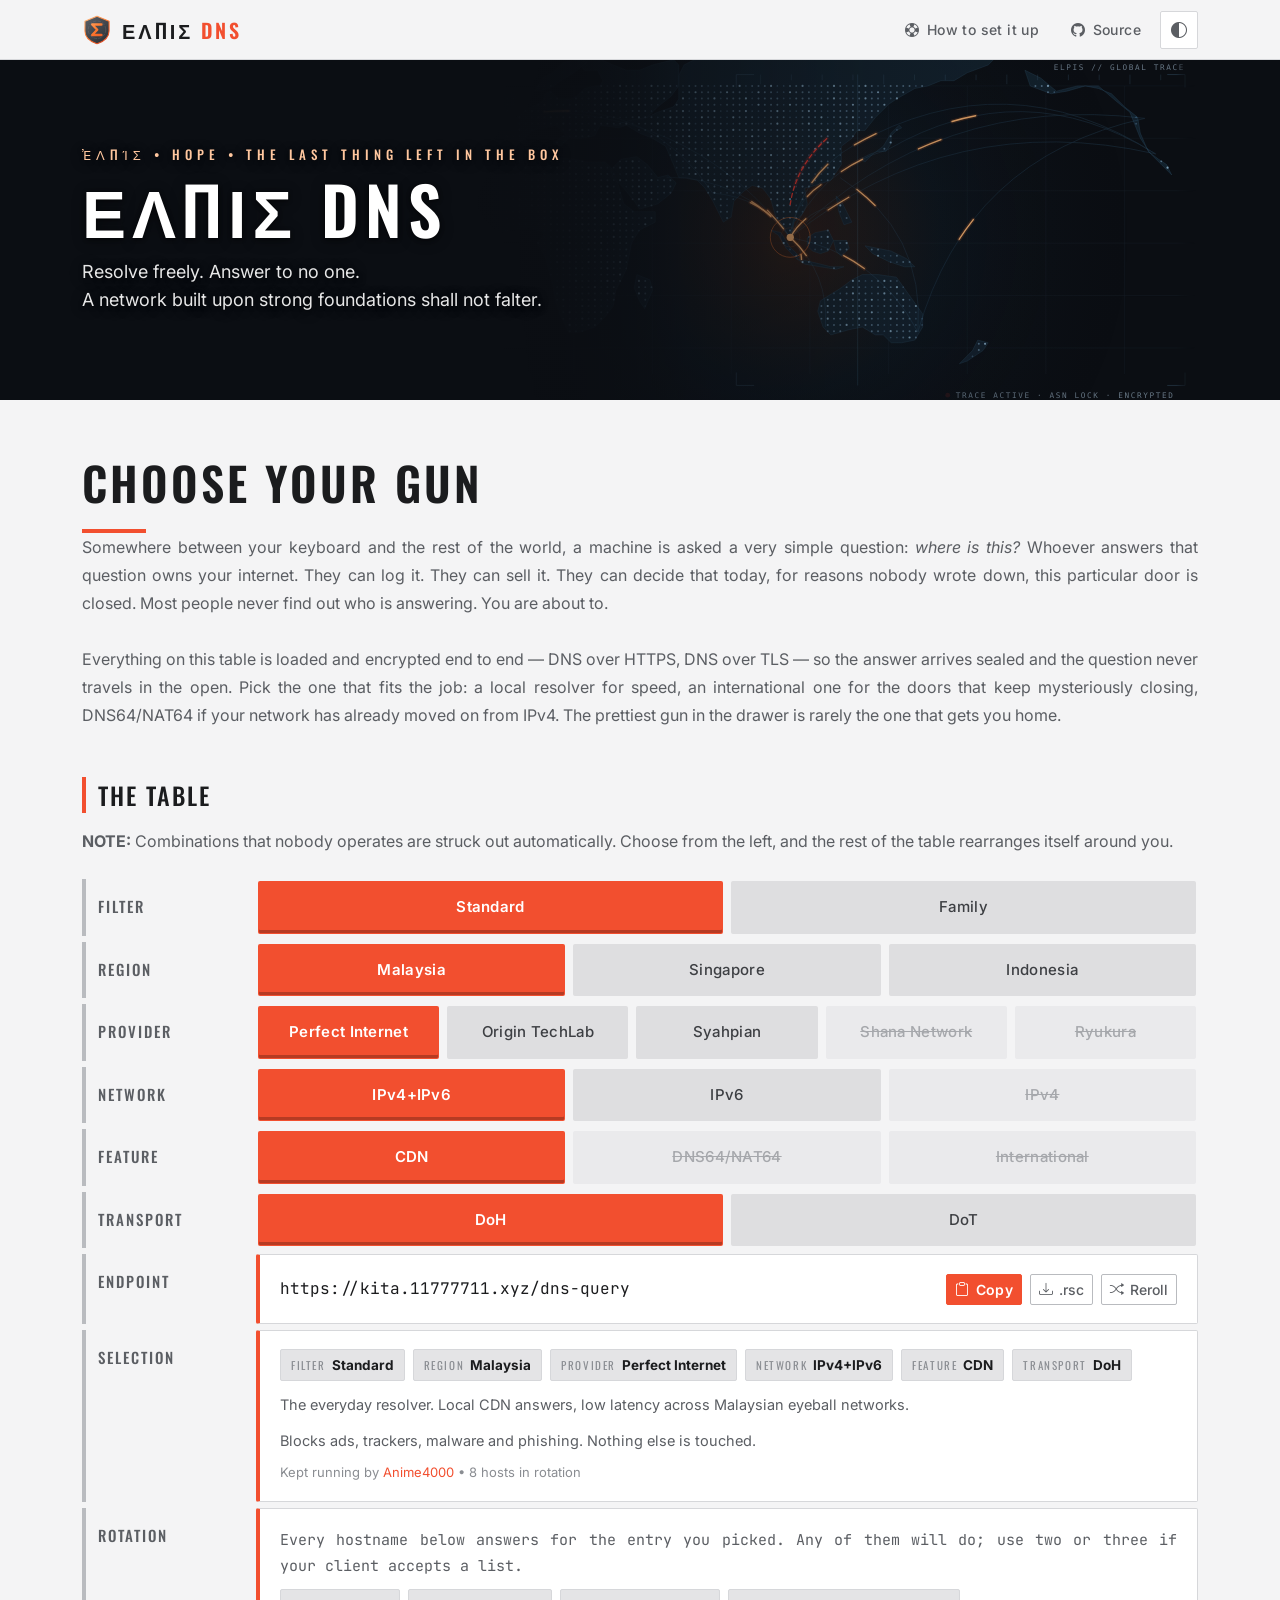
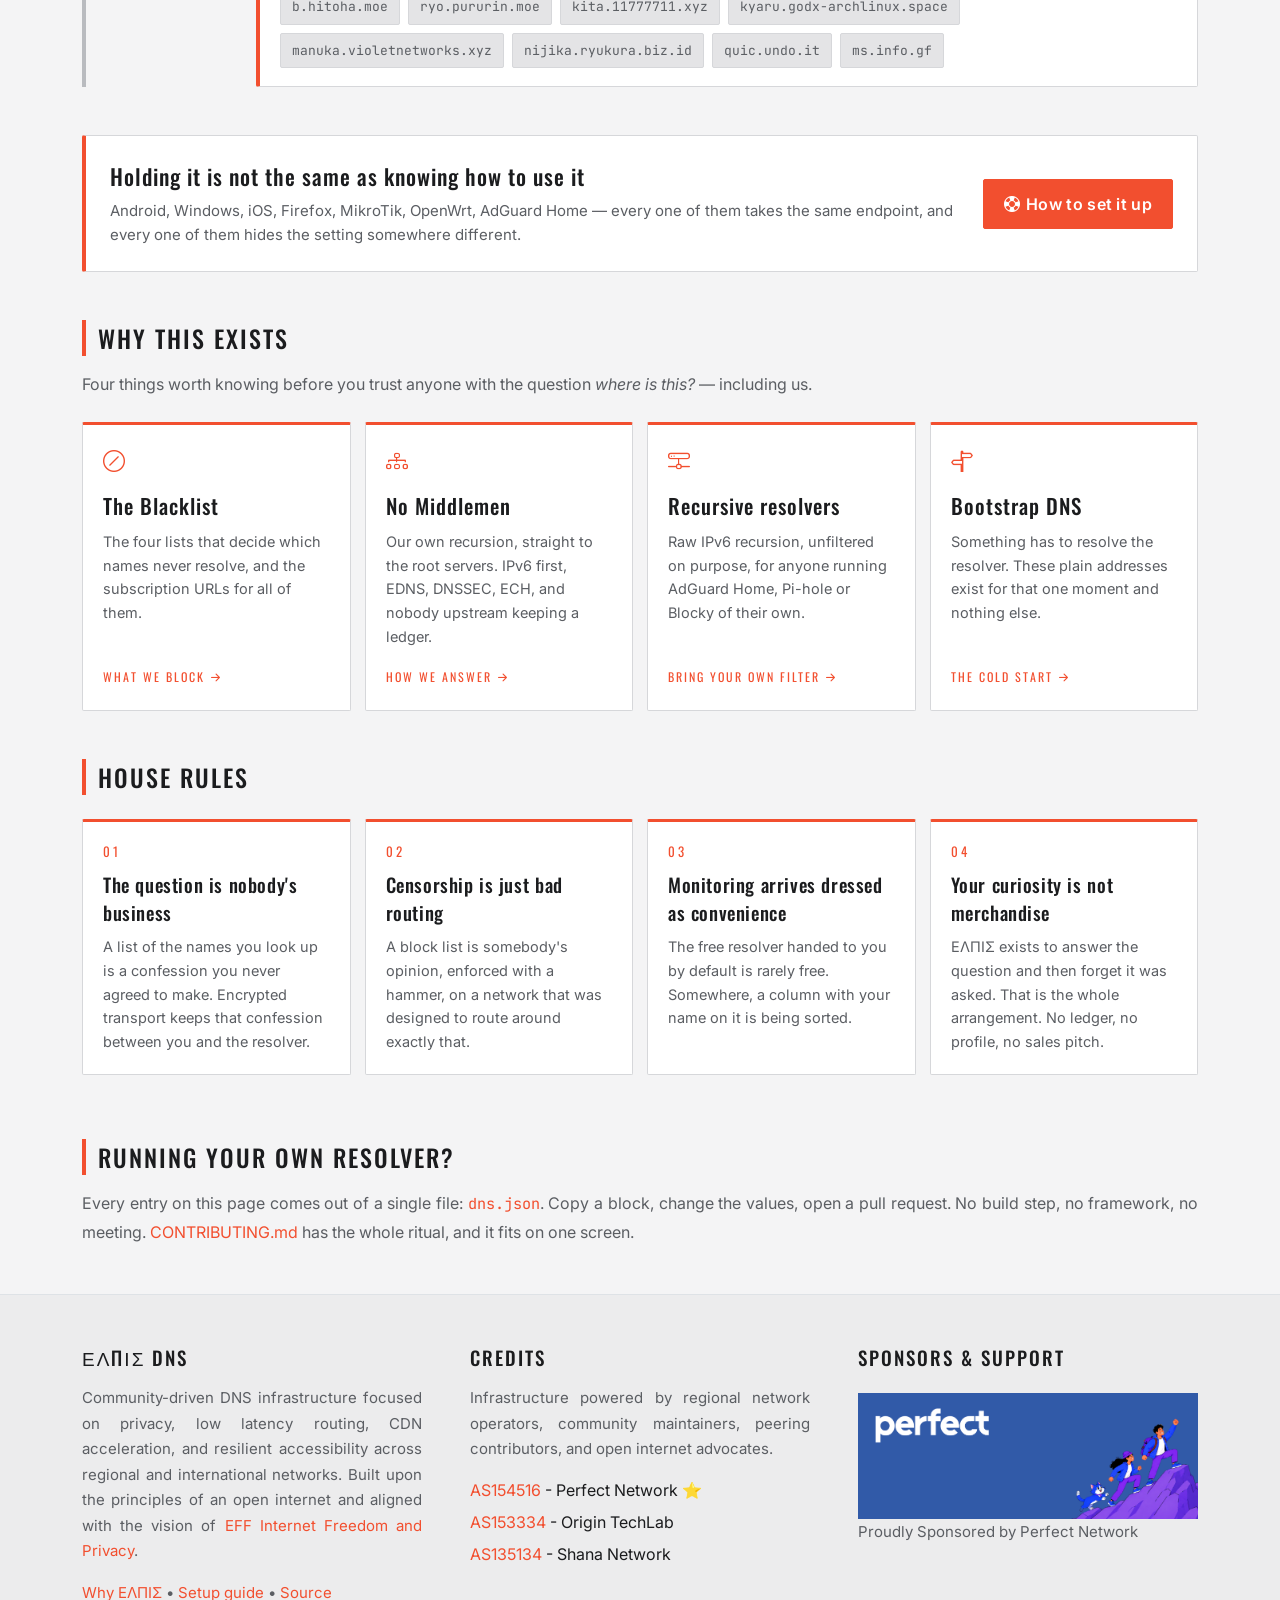
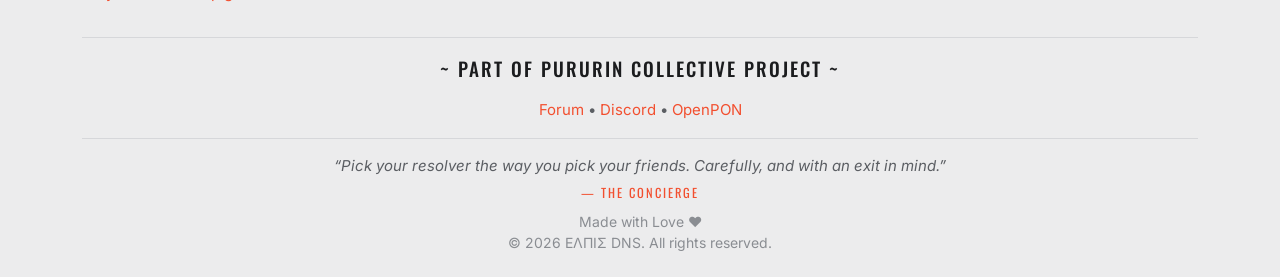
<file: index.html>
<!DOCTYPE html>
<!--
Created by Anime4000,

recent incident, the Anime4000 commit suicide due to his enemy.

enemy with unlimited of money, play with court system with
stupid case, Anime4000 must defend

no money to defend, terminating engagement to expanse the court
and unable to payback due to lack of job and work.

working in open source is free, with hope his work being useful
to everyone without judgment, no payment when work with OSS.

thanks to his enemy, Anime4000 has left this curel world

we at Pururin Collective, maintaining the Anime4000 legacy,

we still believe on Open Source, Open Knowlege that Anime4000
always work on.

UPDATE: We found and bring Anime4000 to the church and cremated.
We deeply regret that there is evil people + money can make
person depressed and commit suicide

I hope his enemy happy, when muslim commit suicide without someone help,
thus we bring to the Lord

perditus✝paradisus
-->
<html lang="en">
<head>
<meta charset="UTF-8" />
<meta name="viewport" content="width=device-width, initial-scale=1.0" />

<title>ΕΛΠΙΣ DNS &mdash; Resolve freely. Answer to no one.</title>
<link rel="icon" type="image/x-icon" href="favicon.ico">
<link rel="icon" type="image/svg+xml" href="img/elpis-mark.svg">

<!-- Paint the correct theme before the first frame, no white flash -->
<script>
	(function(){
		var choice = "auto";
		try { choice = localStorage.getItem("elpis-theme") || "auto"; } catch(e){}
		var dark = choice === "dark" ||
			(choice === "auto" &&
			 window.matchMedia("(prefers-color-scheme: dark)").matches);
		document.documentElement.dataset.theme = dark ? "dark" : "light";
		document.documentElement.dataset.themeChoice = choice;
		document.documentElement.setAttribute("data-bs-theme", dark ? "dark" : "light");
	})();
</script>

<link href="https://cdn.jsdelivr.net/npm/bootstrap@5.3.3/dist/css/bootstrap.min.css" rel="stylesheet">
<link href="https://cdn.jsdelivr.net/npm/bootstrap-icons@1.11.3/font/bootstrap-icons.min.css" rel="stylesheet">

<link rel="preconnect" href="https://fonts.googleapis.com">
<link rel="preconnect" href="https://fonts.gstatic.com" crossorigin>
<link href="https://fonts.googleapis.com/css2?family=Oswald:wght@400;500;600;700&family=Inter:wght@400;500;600;700&family=JetBrains+Mono:wght@400;500&display=swap" rel="stylesheet">

<link href="style-main.css?version=3.8" rel="stylesheet">
<link href="style-mobile.css?version=3.8" rel="stylesheet">

<meta name="description" content="Encrypted DoH and DoT resolvers run by the community. No censorship, no surveillance, no ledger of your curiosity. Pick a region, pick a transport, take the endpoint.">

<!-- Open Graph / Facebook -->
<meta property="og:type" content="website">
<meta property="og:url" content="https://elpis.violetnetworks.xyz/">
<meta property="og:title" content="ΕΛΠΙΣ DNS">
<meta property="og:description" content="Resolve freely. Answer to no one.">
<meta property="og:image" content="https://elpis.violetnetworks.xyz/banner.jpg">

<!-- Twitter / X -->
<meta property="twitter:card" content="summary_large_image">
<meta property="twitter:url" content="https://elpis.violetnetworks.xyz/">
<meta property="twitter:title" content="ΕΛΠΙΣ DNS">
<meta property="twitter:description" content="Encrypted resolvers against censorship, monitoring and the quiet sale of your curiosity.">
<meta property="twitter:image" content="https://elpis.violetnetworks.xyz/banner.jpg">

<!-- Theme -->
<meta name="theme-color" content="#f24f2f">
</head>

<body>

<!-- Top bar -->
<nav class="topbar">
	<div class="container topbar-inner">

		<a class="topbar-brand" href="index.html">
			<img src="img/elpis-mark.svg" alt="" class="topbar-mark">
			<span class="topbar-name">ΕΛΠΙΣ <span class="accent">DNS</span></span>
		</a>

		<div class="topbar-actions">

			<a class="topbar-link" href="setup.html">
				<i class="bi bi-life-preserver"></i>
				<span>How to set it up</span>
			</a>

			<a class="topbar-link" href="https://github.com/PururinCollective/ElpisDNS" target="_blank" rel="noopener">
				<i class="bi bi-github"></i>
				<span>Source</span>
			</a>

			<button class="theme-btn" id="theme-btn" type="button" title="Theme" aria-label="Theme">
				<i class="bi bi-circle-half"></i>
			</button>
		</div>
	</div>
</nav>

<!-- Hero Banner -->
<div class="container-fluid p-0">
	<div class="hero-banner">
		<div class="hero-overlay">
			<div class="container py-5">

				<!-- Background Video
				<video autoplay loop muted playsinline class="hero-video">
					<source src="img/the-expanse.mp4" type="video/mp4">
					Your browser does not support the video tag.
				</video>
				-->

				<div class="hero hero-kicker">
					ἐλπίς &bull; hope &bull; the last thing left in the box
				</div>

				<div class="hero hero-title">
					ΕΛΠΙΣ DNS
				</div>

				<div class="hero hero-subtitle">
					Resolve freely. Answer to no one.<br />
					A network built upon strong foundations shall not falter.
				</div>
			</div>
		</div>
	</div>
</div>

<div class="container pt-5">

	<!-- The pitch -->
	<div class="mb-5">
		<div class="brand">Choose Your Gun</div>

		<div class="subtitle">
			Somewhere between your keyboard and the rest of the world, a machine is
			asked a very simple question: <i>where is this?</i> Whoever answers that
			question owns your internet. They can log it. They can sell it. They can
			decide that today, for reasons nobody wrote down, this particular door
			is closed. Most people never find out who is answering. You are about to.
			<br /><br />
			Everything on this table is loaded and encrypted end to end &mdash; DNS over
			HTTPS, DNS over TLS &mdash; so the answer arrives sealed and the question never
			travels in the open. Pick the one that fits the job: a local resolver for
			speed, an international one for the doors that keep mysteriously closing,
			DNS64/NAT64 if your network has already moved on from IPv4. The prettiest
			gun in the drawer is rarely the one that gets you home.
		</div>
	</div>


	<div class="section-heading">The table</div>

	<div class="subtitle mb-4">
		<b>NOTE:</b> Combinations that nobody operates are struck out automatically.
		Choose from the left, and the rest of the table rearranges itself around you.
	</div>

	<!-- Filter -->
	<div class="selector-group d-flex">
		<div class="selector-label">
			Filter
		</div>
		<div class="selector-options" id="filter-options"></div>
	</div>

	<!-- Region -->
	<div class="selector-group d-flex">
		<div class="selector-label">
			Region
		</div>
		<div class="selector-options" id="region-options"></div>
	</div>

	<!-- Provider -->
	<div class="selector-group d-flex">
		<div class="selector-label">
			Provider
		</div>
		<div class="selector-options" id="provider-options"></div>
	</div>

	<!-- Network -->
	<div class="selector-group d-flex">
		<div class="selector-label">
			Network
		</div>
		<div class="selector-options" id="network-options"></div>
	</div>

	<!-- Feature -->
	<div class="selector-group d-flex">
		<div class="selector-label">
			Feature
		</div>
		<div class="selector-options" id="feature-options"></div>
	</div>

	<!-- Kind -->
	<div class="selector-group d-flex">
		<div class="selector-label">
			Transport
		</div>
		<div class="selector-options" id="kind-options"></div>
	</div>

	<!-- Endpoint -->
	<div class="selector-group d-flex">
		<div class="selector-label">
			Endpoint
		</div>
		<div class="selector-options full-width">
			<div class="command-box">
				<div class="d-flex gap-2 align-items-center flex-wrap">
					<code id="endpoint" class="flex-grow-1">&nbsp;</code>

					<button
						class="btn btn-elpis btn-sm"
						id="copy-btn"
						type="button"
						title="Copy the full endpoint">
						<i class="bi bi-clipboard"></i> Copy
					</button>

					<button
						class="btn btn-elpis-ghost btn-sm"
						id="copy-host-btn"
						type="button"
						title="Copy just the hostname, for Android Private DNS">
						<i class="bi bi-android2"></i> Android
					</button>

					<button
						class="btn btn-elpis-ghost btn-sm"
						id="download-rsc-btn"
						type="button"
						title="Download a MikroTik script for this endpoint">
						<i class="bi bi-download"></i> .rsc
					</button>

					<button
						class="btn btn-elpis-ghost btn-sm"
						id="shuffle-btn"
						type="button"
						title="Draw a different host from the same rotation">
						<i class="bi bi-shuffle"></i> Reroll
					</button>
				</div>
			</div>
		</div>
	</div>

	<!-- Selection -->
	<div class="selector-group d-flex">
		<div class="selector-label">
			Selection
		</div>
		<div class="selector-options full-width">
			<div class="command-box">
				<div class="selection-summary" id="summary"></div>
			</div>
		</div>
	</div>

	<!-- Rotation -->
	<div class="selector-group d-flex">
		<div class="selector-label">
			Rotation
		</div>
		<div class="selector-options full-width">
			<div class="command-box">
				<div class="subtitle mb-2">
					Every hostname below answers for the entry you picked. Any of them will do;
					use two or three if your client accepts a list.
				</div>
				<div class="server-list" id="server-list"></div>
			</div>
		</div>
	</div>

	<!-- Setup call to action -->
	<div class="cta mt-5">
		<div class="cta-body">
			<div class="cta-title">Holding it is not the same as knowing how to use it</div>
			<div class="cta-text">
				Android, Windows, iOS, Firefox, MikroTik, OpenWrt, AdGuard Home &mdash;
				every one of them takes the same endpoint, and every one of them hides
				the setting somewhere different.
			</div>
		</div>
		<a class="btn btn-elpis" href="setup.html">
			<i class="bi bi-life-preserver"></i> How to set it up
		</a>
	</div>

	<!-- Gates into the mission page -->
	<div class="section-heading mt-5">
		Why this exists
	</div>
	<div class="subtitle mb-4">
		Four things worth knowing before you trust anyone with the question
		<i>where is this?</i> &mdash; including us.
	</div>

	<div class="gates">

		<a class="gate" href="mission.html#blacklist">
			<i class="bi bi-slash-circle gate-icon"></i>
			<div class="gate-title">The Blacklist</div>
			<div class="gate-text">
				The four lists that decide which names never resolve, and the
				subscription URLs for all of them.
			</div>
			<span class="gate-more">What we block <i class="bi bi-arrow-right-short"></i></span>
		</a>

		<a class="gate" href="mission.html#middlemen">
			<i class="bi bi-diagram-3 gate-icon"></i>
			<div class="gate-title">No Middlemen</div>
			<div class="gate-text">
				Our own recursion, straight to the root servers. IPv6 first, EDNS,
				DNSSEC, ECH, and nobody upstream keeping a ledger.
			</div>
			<span class="gate-more">How we answer <i class="bi bi-arrow-right-short"></i></span>
		</a>

		<a class="gate" href="mission.html#recursors">
			<i class="bi bi-hdd-network gate-icon"></i>
			<div class="gate-title">Recursive resolvers</div>
			<div class="gate-text">
				Raw IPv6 recursion, unfiltered on purpose, for anyone running
				AdGuard Home, Pi-hole or Blocky of their own.
			</div>
			<span class="gate-more">Bring your own filter <i class="bi bi-arrow-right-short"></i></span>
		</a>

		<a class="gate" href="mission.html#bootstrap">
			<i class="bi bi-signpost-split gate-icon"></i>
			<div class="gate-title">Bootstrap DNS</div>
			<div class="gate-text">
				Something has to resolve the resolver. These plain addresses exist
				for that one moment and nothing else.
			</div>
			<span class="gate-more">The cold start <i class="bi bi-arrow-right-short"></i></span>
		</a>
	</div>

	<!-- House rules - straight to the point -->
	<div class="section-heading mt-5">
		House rules
	</div>
	<div class="rules my-4">

		<div class="rule">
			<div class="rule-index">01</div>
			<div class="rule-title">The question is nobody's business</div>
			<div class="rule-text">
				A list of the names you look up is a confession you never agreed to make.
				Encrypted transport keeps that confession between you and the resolver.
			</div>
		</div>

		<div class="rule">
			<div class="rule-index">02</div>
			<div class="rule-title">Censorship is just bad routing</div>
			<div class="rule-text">
				A block list is somebody's opinion, enforced with a hammer, on a network
				that was designed to route around exactly that.
			</div>
		</div>

		<div class="rule">
			<div class="rule-index">03</div>
			<div class="rule-title">Monitoring arrives dressed as convenience</div>
			<div class="rule-text">
				The free resolver handed to you by default is rarely free. Somewhere, a
				column with your name on it is being sorted.
			</div>
		</div>

		<div class="rule">
			<div class="rule-index">04</div>
			<div class="rule-title">Your curiosity is not merchandise</div>
			<div class="rule-text">
				ΕΛΠΙΣ exists to answer the question and then forget it was asked. That is
				the whole arrangement. No ledger, no profile, no sales pitch.
			</div>
		</div>
	</div>

	<!-- Contribute -->
	<div class="mt-5 pt-3">
		<div class="section-heading">
			Running your own resolver?
		</div>
		<div class="subtitle">
			Every entry on this page comes out of a single file:
			<code class="inline-code">dns.json</code>. Copy a block, change the values,
			open a pull request. No build step, no framework, no meeting.
			<a href="https://github.com/PururinCollective/ElpisDNS/blob/main/CONTRIBUTING.md" target="_blank" rel="noopener">CONTRIBUTING.md</a>
			has the whole ritual, and it fits on one screen.
		</div>
	</div>
</div>

<!-- Footer -->
<footer class="mt-5 pt-5 pb-4 border-top">
	<div class="container">
		<div class="row g-5">
			<!-- Project -->
			<div class="col-lg-4">
				<div class="footer-title">
					ΕΛΠΙΣ DNS
				</div>
				<div class="footer-text">
					<p>
						Community-driven DNS infrastructure focused on privacy,
						low latency routing, CDN acceleration, and resilient
						accessibility across regional and international networks.
						Built upon the principles of an open internet and aligned
						with the vision of
						<a href="https://www.eff.org/" target="_blank" rel="noopener">EFF Internet Freedom and Privacy</a>.
					</p>
					<p>
						<a href="mission.html">Why ΕΛΠΙΣ</a> &bull;
						<a href="setup.html">Setup guide</a> &bull;
						<a href="https://github.com/PururinCollective/ElpisDNS" target="_blank" rel="noopener">Source</a>
					</p>
				</div>
			</div>
			<!-- Credits -->
			<div class="col-lg-4">
				<div class="footer-title">
					Credits
				</div>
				<div class="footer-text">
					Infrastructure powered by regional network operators,
					community maintainers, peering contributors,
					and open internet advocates.
				</div>
				<div class="footer-links mt-3">
					<div><a href="https://bgp.tools/as/154516">AS154516</a> - Perfect Network ⭐</div>
					<div><a href="https://bgp.tools/as/153334">AS153334</a> - Origin TechLab</div>
					<div><a href="https://bgp.tools/as/135134">AS135134</a> - Shana Network</div>
				</div>
			</div>
			<!-- Sponsor -->
			<div class="col-lg-4">
				<div class="footer-title">
					Sponsors &amp; Support
				</div>
				<div class="footer-text">
					<a href="https://perfect.my/" target="_blank" rel="noopener">
						<img src="img/perfect.png" alt="Sponsor Logos" class="img-fluid mt-2">
					</a>
					<p>Proudly Sponsored by Perfect Network</p>
				</div>
			</div>
		</div>
		<div class="col-lg-12 mt-3 pt-3 border-top">
			<div class="footer-title text-center">
				~ Part of Pururin Collective Project ~
			</div>
			<div class="footer-text text-center">
				<p>
					<a href="https://pururin.moe/" target="_blank" rel="noopener">Forum</a> &bull; <a href="https://discord.gg/aw8pt2SWnv" target="_blank" rel="noopener">Discord</a> &bull; <a href="https://openpon.org/" target="_blank" rel="noopener">OpenPON</a>
				</p>
			</div>
		</div>
		<div class="footer-bottom mt-3 pt-3 border-top">
			<div id="footer-quote"></div>
			<div class="mt-2">
				Made with Love ♥ <br />
				© 2026 ΕΛΠΙΣ DNS. All rights reserved.
			</div>
		</div>
	</div>
</footer>

<script src="https://cdn.jsdelivr.net/npm/bootstrap@5.3.3/dist/js/bootstrap.bundle.min.js"></script>

<script src="js/app-theme.js?version=3.8"></script>
<script src="js/app-copy.js?version=3.8"></script>
<script src="js/app.js?version=3.8"></script>
<script src="js/app-quote.js?version=3.8"></script>
<script src="js/app-mikrotik.js?version=3.8"></script>

</body>
</html>
</file>
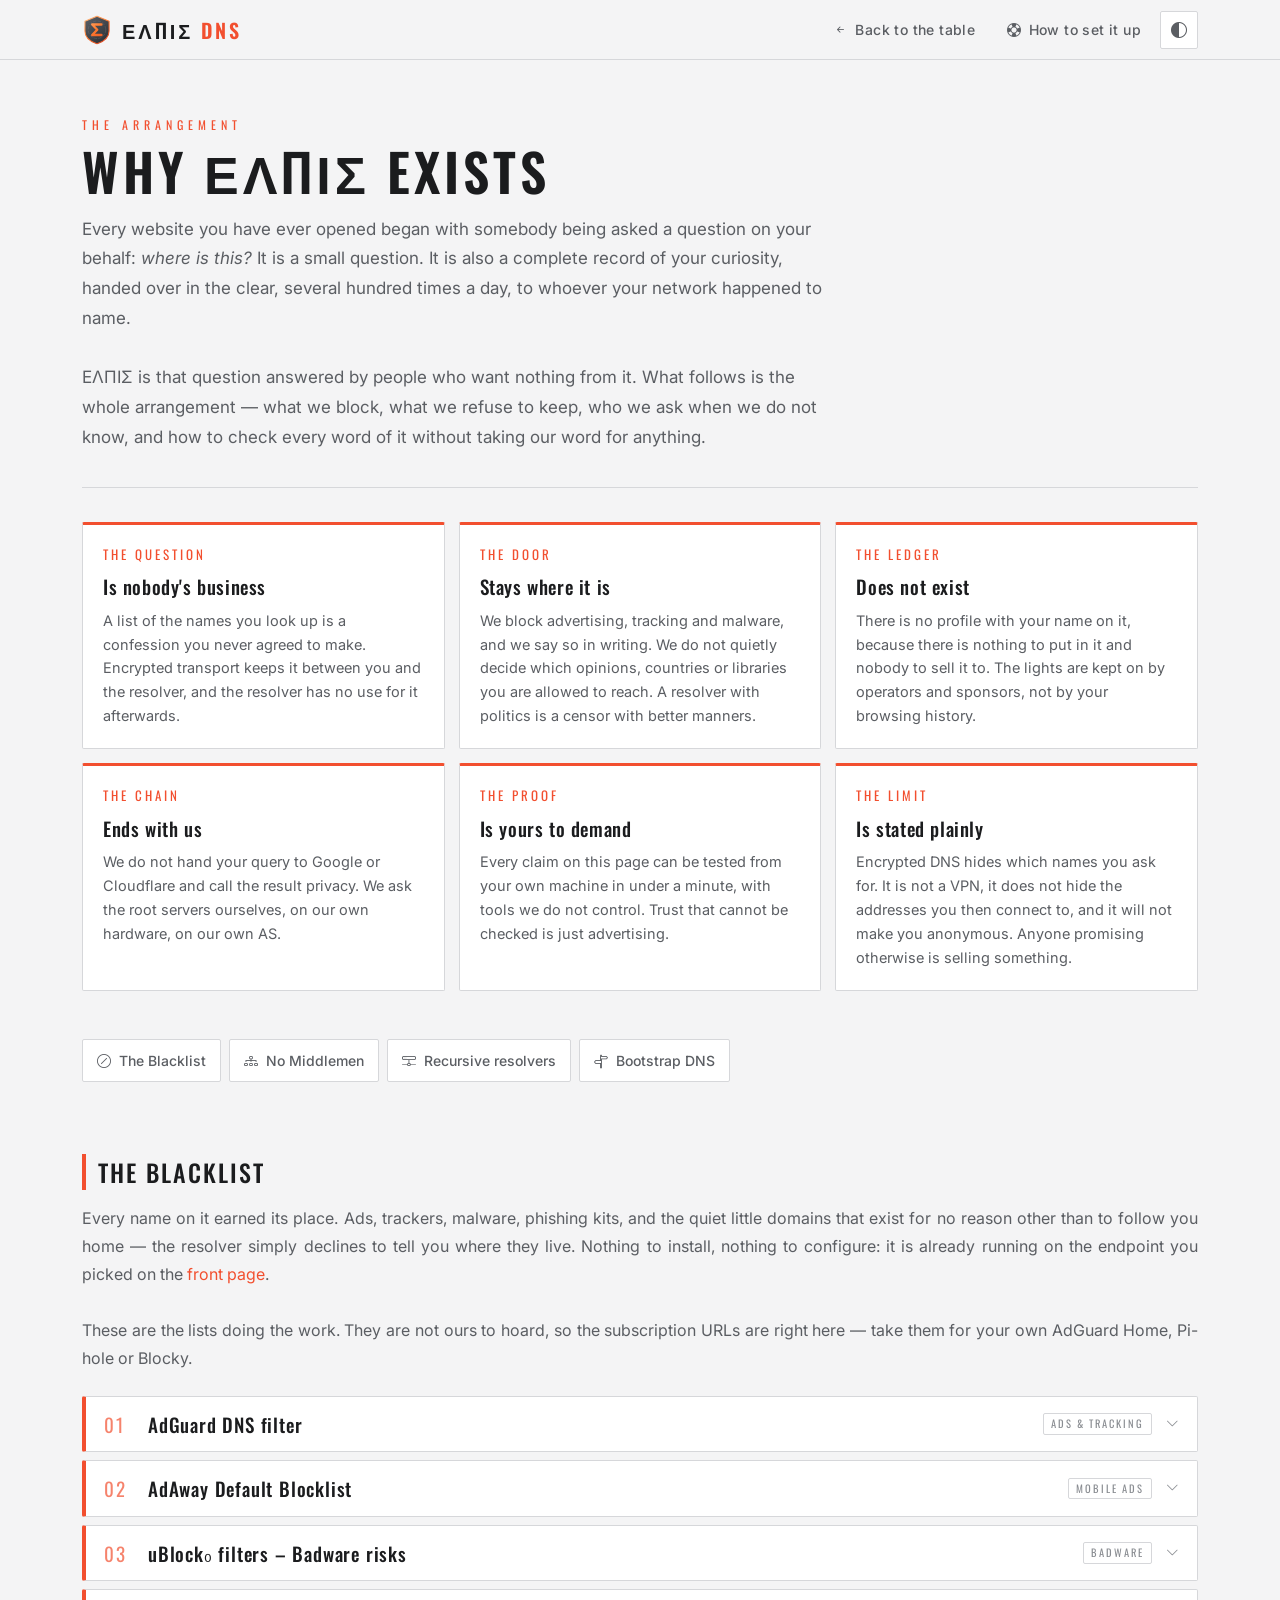
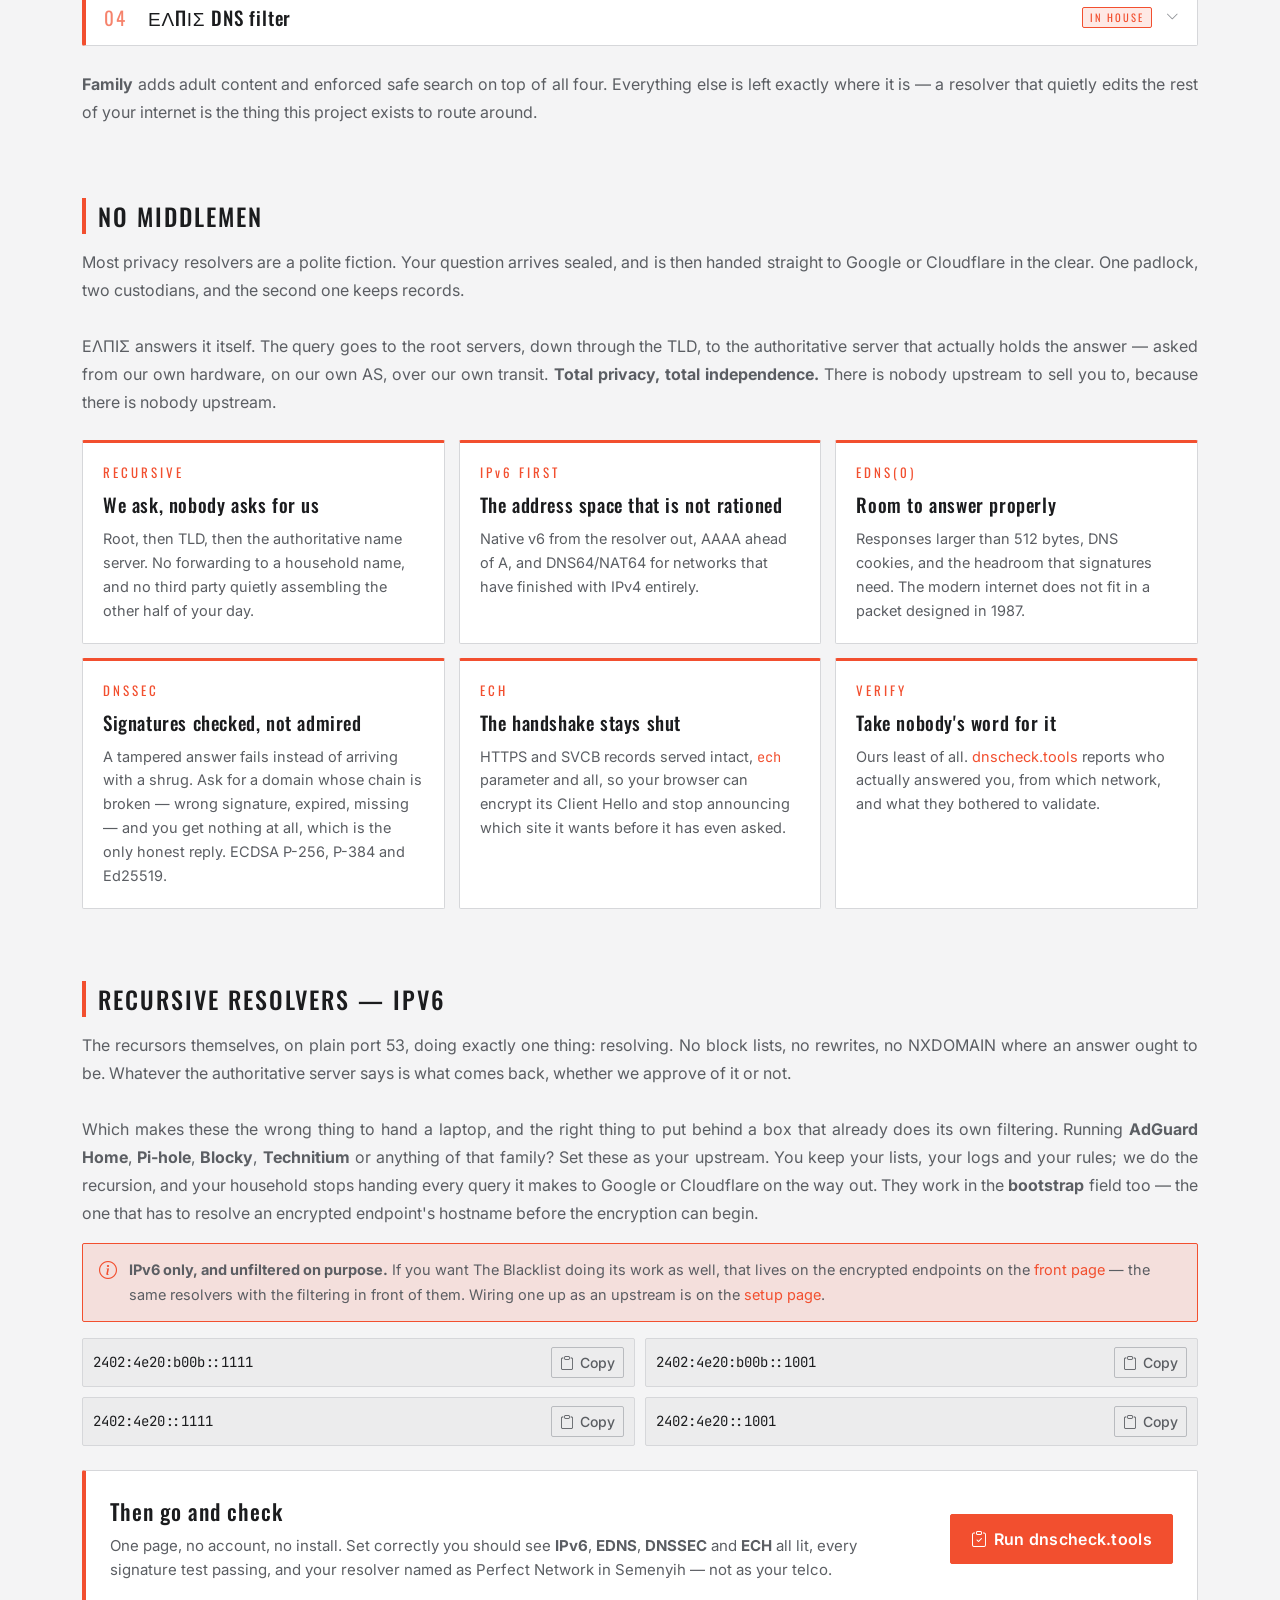
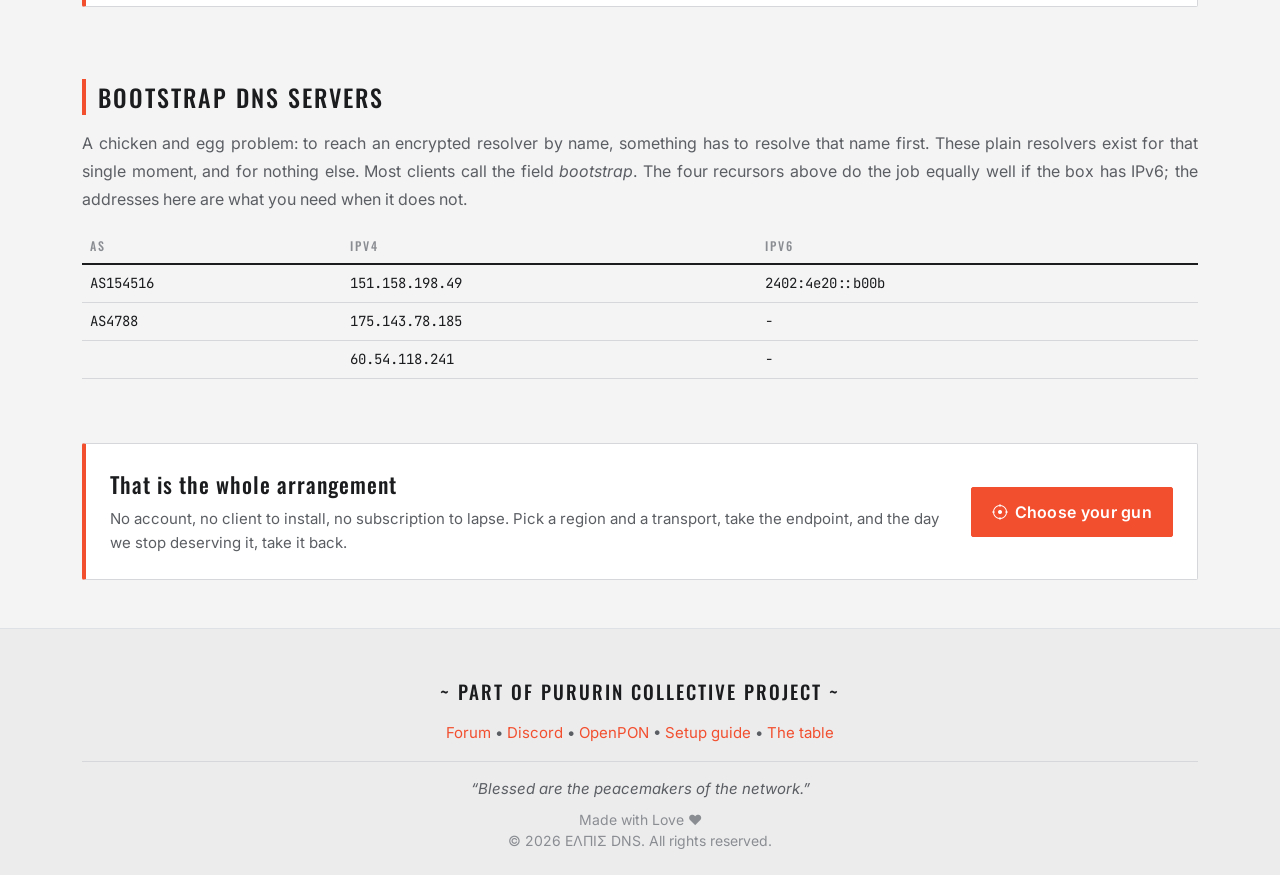
<file: mission.html>
<!DOCTYPE html>
<html lang="en">
<head>
<meta charset="UTF-8" />
<meta name="viewport" content="width=device-width, initial-scale=1.0" />

<title>Mission &mdash; ΕΛΠΙΣ DNS</title>
<link rel="icon" type="image/x-icon" href="favicon.ico">
<link rel="icon" type="image/svg+xml" href="img/elpis-mark.svg">

<!-- Paint the correct theme before the first frame, no white flash -->
<script>
	(function(){
		var choice = "auto";
		try { choice = localStorage.getItem("elpis-theme") || "auto"; } catch(e){}
		var dark = choice === "dark" ||
			(choice === "auto" &&
			 window.matchMedia("(prefers-color-scheme: dark)").matches);
		document.documentElement.dataset.theme = dark ? "dark" : "light";
		document.documentElement.dataset.themeChoice = choice;
		document.documentElement.setAttribute("data-bs-theme", dark ? "dark" : "light");
	})();
</script>

<link href="https://cdn.jsdelivr.net/npm/bootstrap@5.3.3/dist/css/bootstrap.min.css" rel="stylesheet">
<link href="https://cdn.jsdelivr.net/npm/bootstrap-icons@1.11.3/font/bootstrap-icons.min.css" rel="stylesheet">

<link rel="preconnect" href="https://fonts.googleapis.com">
<link rel="preconnect" href="https://fonts.gstatic.com" crossorigin>
<link href="https://fonts.googleapis.com/css2?family=Oswald:wght@400;500;600;700&family=Inter:wght@400;500;600;700&family=JetBrains+Mono:wght@400;500&display=swap" rel="stylesheet">

<link href="style-main.css?version=3.8" rel="stylesheet">
<link href="style-mobile.css?version=3.8" rel="stylesheet">

<meta name="description" content="Why ΕΛΠΙΣ DNS exists: what it blocks, what it refuses to keep, why it runs its own recursion, and how to check every word of it.">

<!-- Open Graph / Facebook -->
<meta property="og:type" content="website">
<meta property="og:url" content="https://elpis.violetnetworks.xyz/mission.html">
<meta property="og:title" content="Why ΕΛΠΙΣ exists">
<meta property="og:description" content="No middlemen, no ledger, no opinions about where you go.">
<meta property="og:image" content="https://elpis.violetnetworks.xyz/banner.jpg">

<!-- Theme -->
<meta name="theme-color" content="#f24f2f">
</head>

<body>

<!-- Top bar -->
<nav class="topbar">
	<div class="container topbar-inner">

		<a class="topbar-brand" href="index.html">
			<img src="img/elpis-mark.svg" alt="" class="topbar-mark">
			<span class="topbar-name">ΕΛΠΙΣ <span class="accent">DNS</span></span>
		</a>

		<div class="topbar-actions">

			<a class="topbar-link" href="index.html">
				<i class="bi bi-arrow-left-short"></i>
				<span>Back to the table</span>
			</a>

			<a class="topbar-link" href="setup.html">
				<i class="bi bi-life-preserver"></i>
				<span>How to set it up</span>
			</a>

			<button class="theme-btn" id="theme-btn" type="button" title="Theme" aria-label="Theme">
				<i class="bi bi-circle-half"></i>
			</button>
		</div>
	</div>
</nav>

<div class="container">

	<div class="page-head">
		<div class="page-kicker">The arrangement</div>
		<div class="page-title">Why ΕΛΠΙΣ exists</div>
		<div class="page-lead">
			Every website you have ever opened began with somebody being asked a
			question on your behalf: <i>where is this?</i> It is a small question.
			It is also a complete record of your curiosity, handed over in the
			clear, several hundred times a day, to whoever your network happened
			to name.
			<br /><br />
			ΕΛΠΙΣ is that question answered by people who want nothing from it.
			What follows is the whole arrangement &mdash; what we block, what we refuse
			to keep, who we ask when we do not know, and how to check every word of
			it without taking our word for anything.
		</div>
	</div>

	<!-- The creed -->
	<div class="rules rules-3 mb-5">

		<div class="rule">
			<div class="rule-index">THE QUESTION</div>
			<div class="rule-title">Is nobody's business</div>
			<div class="rule-text">
				A list of the names you look up is a confession you never agreed to
				make. Encrypted transport keeps it between you and the resolver, and
				the resolver has no use for it afterwards.
			</div>
		</div>

		<div class="rule">
			<div class="rule-index">THE DOOR</div>
			<div class="rule-title">Stays where it is</div>
			<div class="rule-text">
				We block advertising, tracking and malware, and we say so in writing.
				We do not quietly decide which opinions, countries or libraries you
				are allowed to reach. A resolver with politics is a censor with better
				manners.
			</div>
		</div>

		<div class="rule">
			<div class="rule-index">THE LEDGER</div>
			<div class="rule-title">Does not exist</div>
			<div class="rule-text">
				There is no profile with your name on it, because there is nothing to
				put in it and nobody to sell it to. The lights are kept on by
				operators and sponsors, not by your browsing history.
			</div>
		</div>

		<div class="rule">
			<div class="rule-index">THE CHAIN</div>
			<div class="rule-title">Ends with us</div>
			<div class="rule-text">
				We do not hand your query to Google or Cloudflare and call the result
				privacy. We ask the root servers ourselves, on our own hardware, on
				our own AS.
			</div>
		</div>

		<div class="rule">
			<div class="rule-index">THE PROOF</div>
			<div class="rule-title">Is yours to demand</div>
			<div class="rule-text">
				Every claim on this page can be tested from your own machine in under
				a minute, with tools we do not control. Trust that cannot be checked
				is just advertising.
			</div>
		</div>

		<div class="rule">
			<div class="rule-index">THE LIMIT</div>
			<div class="rule-title">Is stated plainly</div>
			<div class="rule-text">
				Encrypted DNS hides which names you ask for. It is not a VPN, it does
				not hide the addresses you then connect to, and it will not make you
				anonymous. Anyone promising otherwise is selling something.
			</div>
		</div>
	</div>

	<!-- Jump list -->
	<div class="doc-jump">
		<a href="#blacklist"><i class="bi bi-slash-circle"></i> The Blacklist</a>
		<a href="#middlemen"><i class="bi bi-diagram-3"></i> No Middlemen</a>
		<a href="#recursors"><i class="bi bi-hdd-network"></i> Recursive resolvers</a>
		<a href="#bootstrap"><i class="bi bi-signpost-split"></i> Bootstrap DNS</a>
	</div>

	<!-- The Blacklist -->
	<section id="blacklist" class="mt-5 pt-4">
		<div class="section-heading">
			The Blacklist
		</div>
		<div class="subtitle">
			Every name on it earned its place. Ads, trackers, malware, phishing kits,
			and the quiet little domains that exist for no reason other than to follow
			you home &mdash; the resolver simply declines to tell you where they live.
			Nothing to install, nothing to configure: it is already running on the
			endpoint you picked on the <a href="index.html">front page</a>.
			<br /><br />
			These are the lists doing the work. They are not ours to hoard, so the
			subscription URLs are right here &mdash; take them for your own AdGuard Home,
			Pi-hole or Blocky.
		</div>

		<div class="blacklist mt-4">

			<details class="bl-item">
				<summary>
					<span class="bl-index">01</span>
					<span class="bl-name">AdGuard DNS filter</span>
					<span class="bl-tag">ADS &amp; TRACKING</span>
					<i class="bi bi-chevron-down bl-chev"></i>
				</summary>
				<div class="bl-body">
					<div class="bl-text">
						The workhorse. AdGuard Base, Social Media, Tracking Protection and Mobile
					Ads rolled together with EasyList and EasyPrivacy, compiled for DNS rather
					than for a browser.
					</div>
					<div class="bl-url">
						<code>https://adguardteam.github.io/HostlistsRegistry/assets/filter_1.txt</code>
						<button class="btn btn-elpis-ghost btn-sm" type="button" data-copy="https://adguardteam.github.io/HostlistsRegistry/assets/filter_1.txt">
							<i class="bi bi-clipboard"></i> Copy
						</button>
					</div>
					<a class="bl-src" href="https://github.com/AdguardTeam/AdGuardSDNSFilter" target="_blank" rel="noopener">
						<i class="bi bi-box-arrow-up-right"></i> Where it comes from
					</a>
				</div>
			</details>

			<details class="bl-item">
				<summary>
					<span class="bl-index">02</span>
					<span class="bl-name">AdAway Default Blocklist</span>
					<span class="bl-tag">MOBILE ADS</span>
					<i class="bi bi-chevron-down bl-chev"></i>
				</summary>
				<div class="bl-body">
					<div class="bl-text">
						Fifteen years of Android ad hosts, maintained by people who got tired of
					paying for the same banner twice on a metered connection.
					</div>
					<div class="bl-url">
						<code>https://adguardteam.github.io/HostlistsRegistry/assets/filter_2.txt</code>
						<button class="btn btn-elpis-ghost btn-sm" type="button" data-copy="https://adguardteam.github.io/HostlistsRegistry/assets/filter_2.txt">
							<i class="bi bi-clipboard"></i> Copy
						</button>
					</div>
					<a class="bl-src" href="https://github.com/AdAway/adaway.github.io/" target="_blank" rel="noopener">
						<i class="bi bi-box-arrow-up-right"></i> Where it comes from
					</a>
				</div>
			</details>

			<details class="bl-item">
				<summary>
					<span class="bl-index">03</span>
					<span class="bl-name">uBlock&#8320; filters &ndash; Badware risks</span>
					<span class="bl-tag">BADWARE</span>
					<i class="bi bi-chevron-down bl-chev"></i>
				</summary>
				<div class="bl-body">
					<div class="bl-text">
						The short list of sites documented to hand you adware, crapware or malware,
					or to relieve you of your login credentials. Short, because every entry on
					it is there for a reason somebody wrote down.
					</div>
					<div class="bl-url">
						<code>https://adguardteam.github.io/HostlistsRegistry/assets/filter_50.txt</code>
						<button class="btn btn-elpis-ghost btn-sm" type="button" data-copy="https://adguardteam.github.io/HostlistsRegistry/assets/filter_50.txt">
							<i class="bi bi-clipboard"></i> Copy
						</button>
					</div>
					<a class="bl-src" href="https://github.com/uBlockOrigin/uAssets" target="_blank" rel="noopener">
						<i class="bi bi-box-arrow-up-right"></i> Where it comes from
					</a>
				</div>
			</details>

			<details class="bl-item">
				<summary>
					<span class="bl-index">04</span>
					<span class="bl-name">ΕΛΠΙΣ DNS filter</span>
					<span class="bl-tag bl-tag-ours">IN HOUSE</span>
					<i class="bi bi-chevron-down bl-chev"></i>
				</summary>
				<div class="bl-body">
					<div class="bl-text">
						Ours. Bogus, dead, parked, deceptive and legally abusive domains the big
					lists have not got around to, reviewed and trimmed for DNS by @Riri1x86.
					It ships with an exceptions list, because a filter that breaks your bank
					login is not protecting you from anything.
					</div>
					<div class="bl-url">
						<code>https://elpis.violetnetworks.xyz/bogus.txt</code>
						<button class="btn btn-elpis-ghost btn-sm" type="button" data-copy="https://elpis.violetnetworks.xyz/bogus.txt">
							<i class="bi bi-clipboard"></i> Copy
						</button>
					</div>
					<div class="bl-url">
						<code>https://elpis.violetnetworks.xyz/allow.txt</code>
						<span class="bl-note">exceptions, load as an allowlist</span>
						<button class="btn btn-elpis-ghost btn-sm" type="button" data-copy="https://elpis.violetnetworks.xyz/allow.txt">
							<i class="bi bi-clipboard"></i> Copy
						</button>
					</div>
					<a class="bl-src" href="https://riri.pururin.moe/" target="_blank" rel="noopener">
						<i class="bi bi-box-arrow-up-right"></i> Where it comes from
					</a>
				</div>
			</details>
		</div>

		<div class="subtitle mt-4">
			<b>Family</b> adds adult content and enforced safe search on top of all four.
			Everything else is left exactly where it is &mdash; a resolver that quietly
			edits the rest of your internet is the thing this project exists to route
			around.
		</div>
	</section>

	<!-- No Middlemen -->
	<section id="middlemen" class="mt-5 pt-4">
		<div class="section-heading">
			No Middlemen
		</div>
		<div class="subtitle">
			Most privacy resolvers are a polite fiction. Your question arrives sealed,
			and is then handed straight to Google or Cloudflare in the clear. One
			padlock, two custodians, and the second one keeps records.
			<br /><br />
			ΕΛΠΙΣ answers it itself. The query goes to the root servers, down through
			the TLD, to the authoritative server that actually holds the answer &mdash;
			asked from our own hardware, on our own AS, over our own transit.
			<b>Total privacy, total independence.</b> There is nobody upstream to sell
			you to, because there is nobody upstream.
		</div>

		<div class="rules rules-3 mt-4">

			<div class="rule">
				<div class="rule-index">RECURSIVE</div>
				<div class="rule-title">We ask, nobody asks for us</div>
				<div class="rule-text">
					Root, then TLD, then the authoritative name server. No forwarding to a
					household name, and no third party quietly assembling the other half
					of your day.
				</div>
			</div>

			<div class="rule">
				<div class="rule-index">IPv6 FIRST</div>
				<div class="rule-title">The address space that is not rationed</div>
				<div class="rule-text">
					Native v6 from the resolver out, AAAA ahead of A, and DNS64/NAT64 for
					networks that have finished with IPv4 entirely.
				</div>
			</div>

			<div class="rule">
				<div class="rule-index">EDNS(0)</div>
				<div class="rule-title">Room to answer properly</div>
				<div class="rule-text">
					Responses larger than 512 bytes, DNS cookies, and the headroom that
					signatures need. The modern internet does not fit in a packet designed
					in 1987.
				</div>
			</div>

			<div class="rule">
				<div class="rule-index">DNSSEC</div>
				<div class="rule-title">Signatures checked, not admired</div>
				<div class="rule-text">
					A tampered answer fails instead of arriving with a shrug. Ask for a
					domain whose chain is broken &mdash; wrong signature, expired, missing
					&mdash; and you get nothing at all, which is the only honest reply.
					ECDSA P-256, P-384 and Ed25519.
				</div>
			</div>

			<div class="rule">
				<div class="rule-index">ECH</div>
				<div class="rule-title">The handshake stays shut</div>
				<div class="rule-text">
					HTTPS and SVCB records served intact, <code class="inline-code">ech</code>
					parameter and all, so your browser can encrypt its Client Hello and stop
					announcing which site it wants before it has even asked.
				</div>
			</div>

			<div class="rule">
				<div class="rule-index">VERIFY</div>
				<div class="rule-title">Take nobody's word for it</div>
				<div class="rule-text">
					Ours least of all.
					<a href="https://dnscheck.tools/" target="_blank" rel="noopener">dnscheck.tools</a>
					reports who actually answered you, from which network, and what they
					bothered to validate.
				</div>
			</div>
		</div>
	</section>

	<!-- Recursive resolvers - IPv6 -->
	<section id="recursors" class="mt-5 pt-4">
		<div class="section-heading">
			Recursive resolvers &mdash; IPv6
		</div>
		<div class="subtitle">
			The recursors themselves, on plain port 53, doing exactly one thing:
			resolving. No block lists, no rewrites, no NXDOMAIN where an answer ought
			to be. Whatever the authoritative server says is what comes back, whether
			we approve of it or not.
			<br /><br />
			Which makes these the wrong thing to hand a laptop, and the right thing to
			put behind a box that already does its own filtering. Running
			<b>AdGuard Home</b>, <b>Pi-hole</b>, <b>Blocky</b>, <b>Technitium</b> or
			anything of that family? Set these as your upstream. You keep your lists,
			your logs and your rules; we do the recursion, and your household stops
			handing every query it makes to Google or Cloudflare on the way out.
			They work in the <b>bootstrap</b> field too &mdash; the one that has to
			resolve an encrypted endpoint's hostname before the encryption can begin.
		</div>

		<div class="doc-note mt-3">
			<i class="bi bi-info-circle"></i>
			<div>
				<b>IPv6 only, and unfiltered on purpose.</b> If you want The Blacklist
				doing its work as well, that lives on the encrypted endpoints on the
				<a href="index.html">front page</a> &mdash; the same resolvers with the
				filtering in front of them. Wiring one up as an upstream is on the
				<a href="setup.html#adguard">setup page</a>.
			</div>
		</div>

		<div class="address-grid mt-3">
			<div class="copy-row">
				<code>2402:4e20:b00b::1111</code>
				<button class="btn btn-elpis-ghost btn-sm" type="button"
					data-copy="2402:4e20:b00b::1111">
					<i class="bi bi-clipboard"></i> Copy
				</button>
			</div>
			<div class="copy-row">
				<code>2402:4e20:b00b::1001</code>
				<button class="btn btn-elpis-ghost btn-sm" type="button"
					data-copy="2402:4e20:b00b::1001">
					<i class="bi bi-clipboard"></i> Copy
				</button>
			</div>
			<div class="copy-row">
				<code>2402:4e20::1111</code>
				<button class="btn btn-elpis-ghost btn-sm" type="button"
					data-copy="2402:4e20::1111">
					<i class="bi bi-clipboard"></i> Copy
				</button>
			</div>
			<div class="copy-row">
				<code>2402:4e20::1001</code>
				<button class="btn btn-elpis-ghost btn-sm" type="button"
					data-copy="2402:4e20::1001">
					<i class="bi bi-clipboard"></i> Copy
				</button>
			</div>
		</div>

		<div class="cta mt-4">
			<div class="cta-body">
				<div class="cta-title">Then go and check</div>
				<div class="cta-text">
					One page, no account, no install. Set correctly you should see
					<b>IPv6</b>, <b>EDNS</b>, <b>DNSSEC</b> and <b>ECH</b> all lit,
					every signature test passing, and your resolver named as
					Perfect Network in Semenyih &mdash; not as your telco.
				</div>
			</div>
			<a class="btn btn-elpis" href="https://dnscheck.tools/" target="_blank" rel="noopener">
				<i class="bi bi-clipboard-check"></i> Run dnscheck.tools
			</a>
		</div>
	</section>

	<!-- Bootstrap DNS servers -->
	<section id="bootstrap" class="mt-5 pt-4">
		<div class="section-heading">
			Bootstrap DNS servers
		</div>
		<div class="subtitle">
			A chicken and egg problem: to reach an encrypted resolver by name, something has
			to resolve that name first. These plain resolvers exist for that single moment,
			and for nothing else. Most clients call the field <i>bootstrap</i>. The four
			recursors above do the job equally well if the box has IPv6; the addresses here
			are what you need when it does not.
		</div>
		<div class="table-responsive">
			<table class="table table-hover mt-3">
				<thead>
				<tr>
					<th>AS</th>
					<th>IPv4</th>
					<th>IPv6</th>
				</tr>
				</thead>
				<tbody class="table-group-divider">
				<tr>
					<td>AS154516</td>
					<td>151.158.198.49</td>
					<td>2402:4e20::b00b</td>
				</tr>
				<tr>
					<td>AS4788</td>
					<td>175.143.78.185</td>
					<td>-</td>
				</tr>
				<tr>
					<td></td>
					<td>60.54.118.241</td>
					<td>-</td>
				</tr>
				</tbody>
			</table>
		</div>
	</section>

	<div class="cta mt-5 mb-5">
		<div class="cta-body">
			<div class="cta-title">That is the whole arrangement</div>
			<div class="cta-text">
				No account, no client to install, no subscription to lapse. Pick a
				region and a transport, take the endpoint, and the day we stop
				deserving it, take it back.
			</div>
		</div>
		<a class="btn btn-elpis" href="index.html">
			<i class="bi bi-crosshair"></i> Choose your gun
		</a>
	</div>
</div>

<!-- Footer -->
<footer class="mt-5 pt-5 pb-4 border-top">
	<div class="container">
		<div class="footer-title text-center">
			~ Part of Pururin Collective Project ~
		</div>
		<div class="footer-text text-center">
			<p>
				<a href="https://pururin.moe/" target="_blank" rel="noopener">Forum</a> &bull;
				<a href="https://discord.gg/aw8pt2SWnv" target="_blank" rel="noopener">Discord</a> &bull;
				<a href="https://openpon.org/" target="_blank" rel="noopener">OpenPON</a> &bull;
				<a href="setup.html">Setup guide</a> &bull;
				<a href="index.html">The table</a>
			</p>
		</div>
		<div class="footer-bottom mt-3 pt-3 border-top">
			<div id="footer-quote"></div>
			<div class="mt-2">
				Made with Love ♥ <br />
				© 2026 ΕΛΠΙΣ DNS. All rights reserved.
			</div>
		</div>
	</div>
</footer>

<script src="https://cdn.jsdelivr.net/npm/bootstrap@5.3.3/dist/js/bootstrap.bundle.min.js"></script>

<script src="js/app-theme.js?version=3.8"></script>
<script src="js/app-copy.js?version=3.8"></script>
<script src="js/app-quote.js?version=3.8"></script>

</body>
</html>
</file>
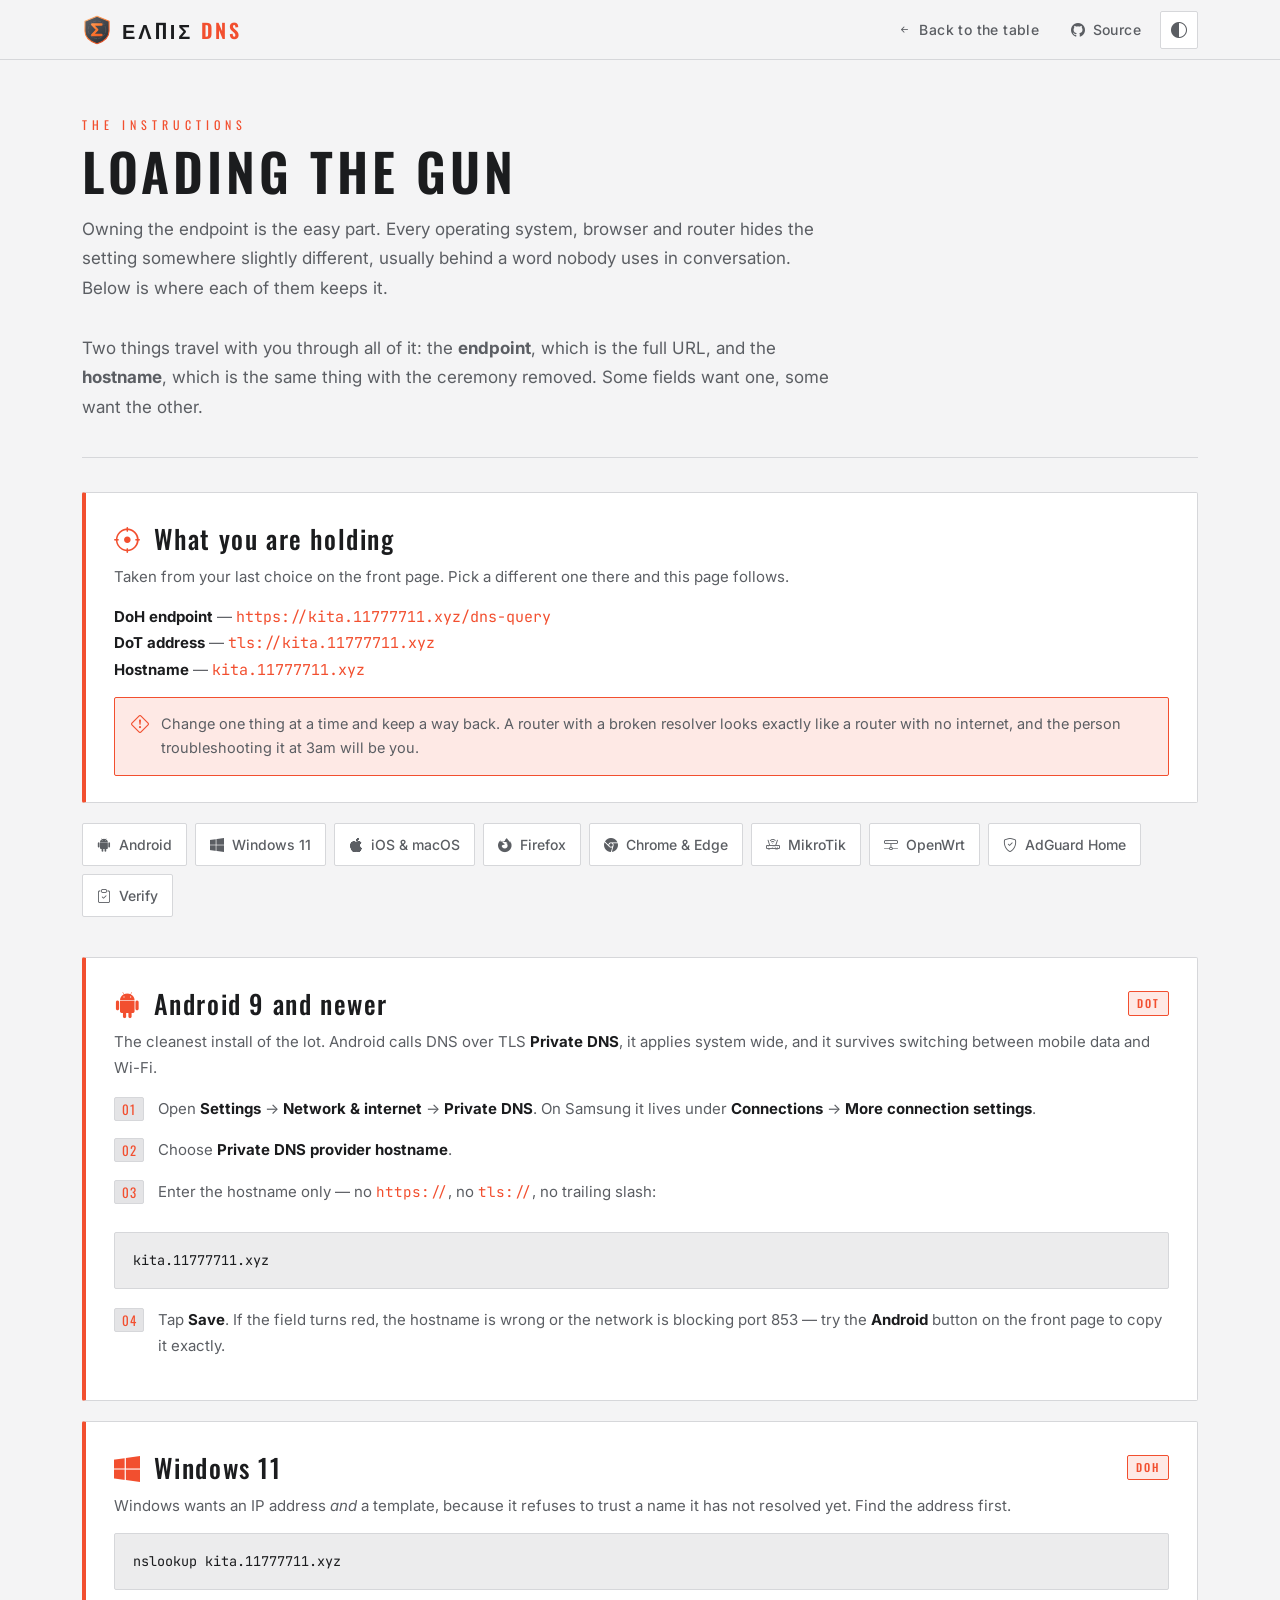
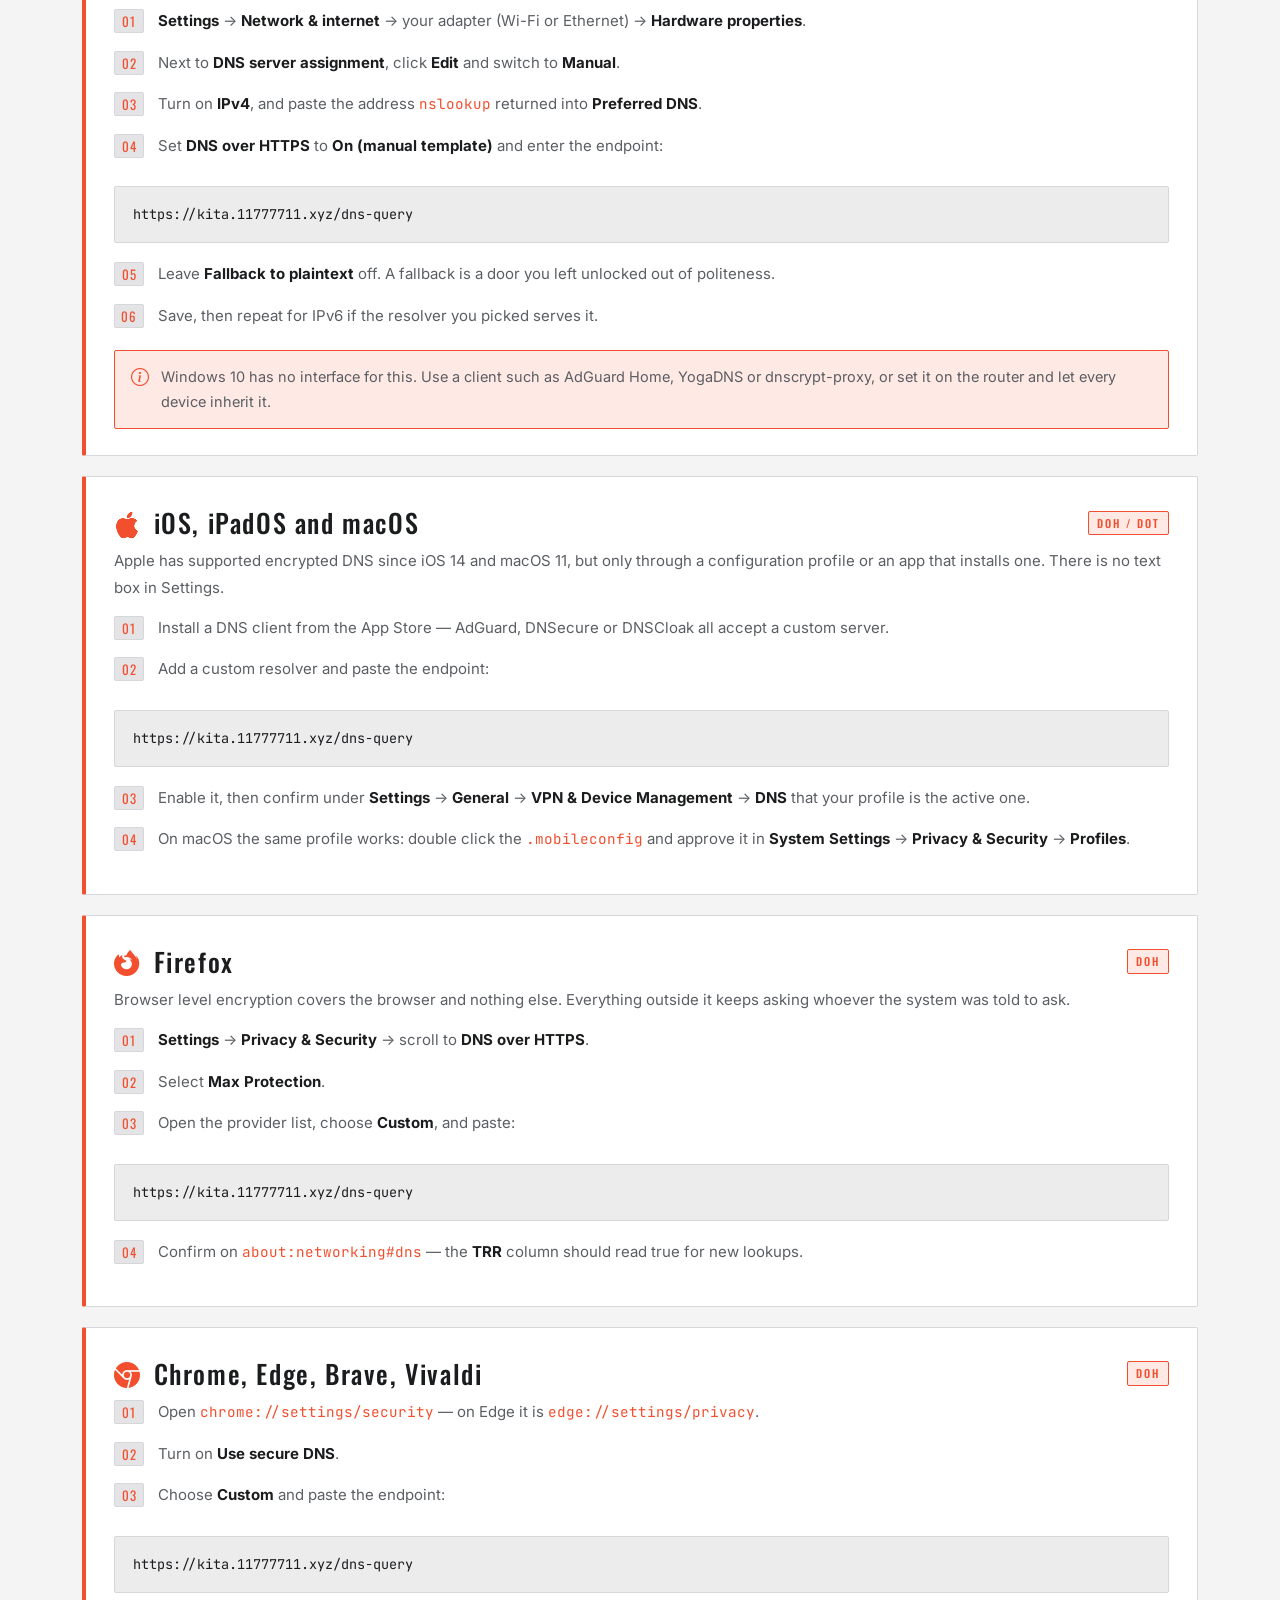
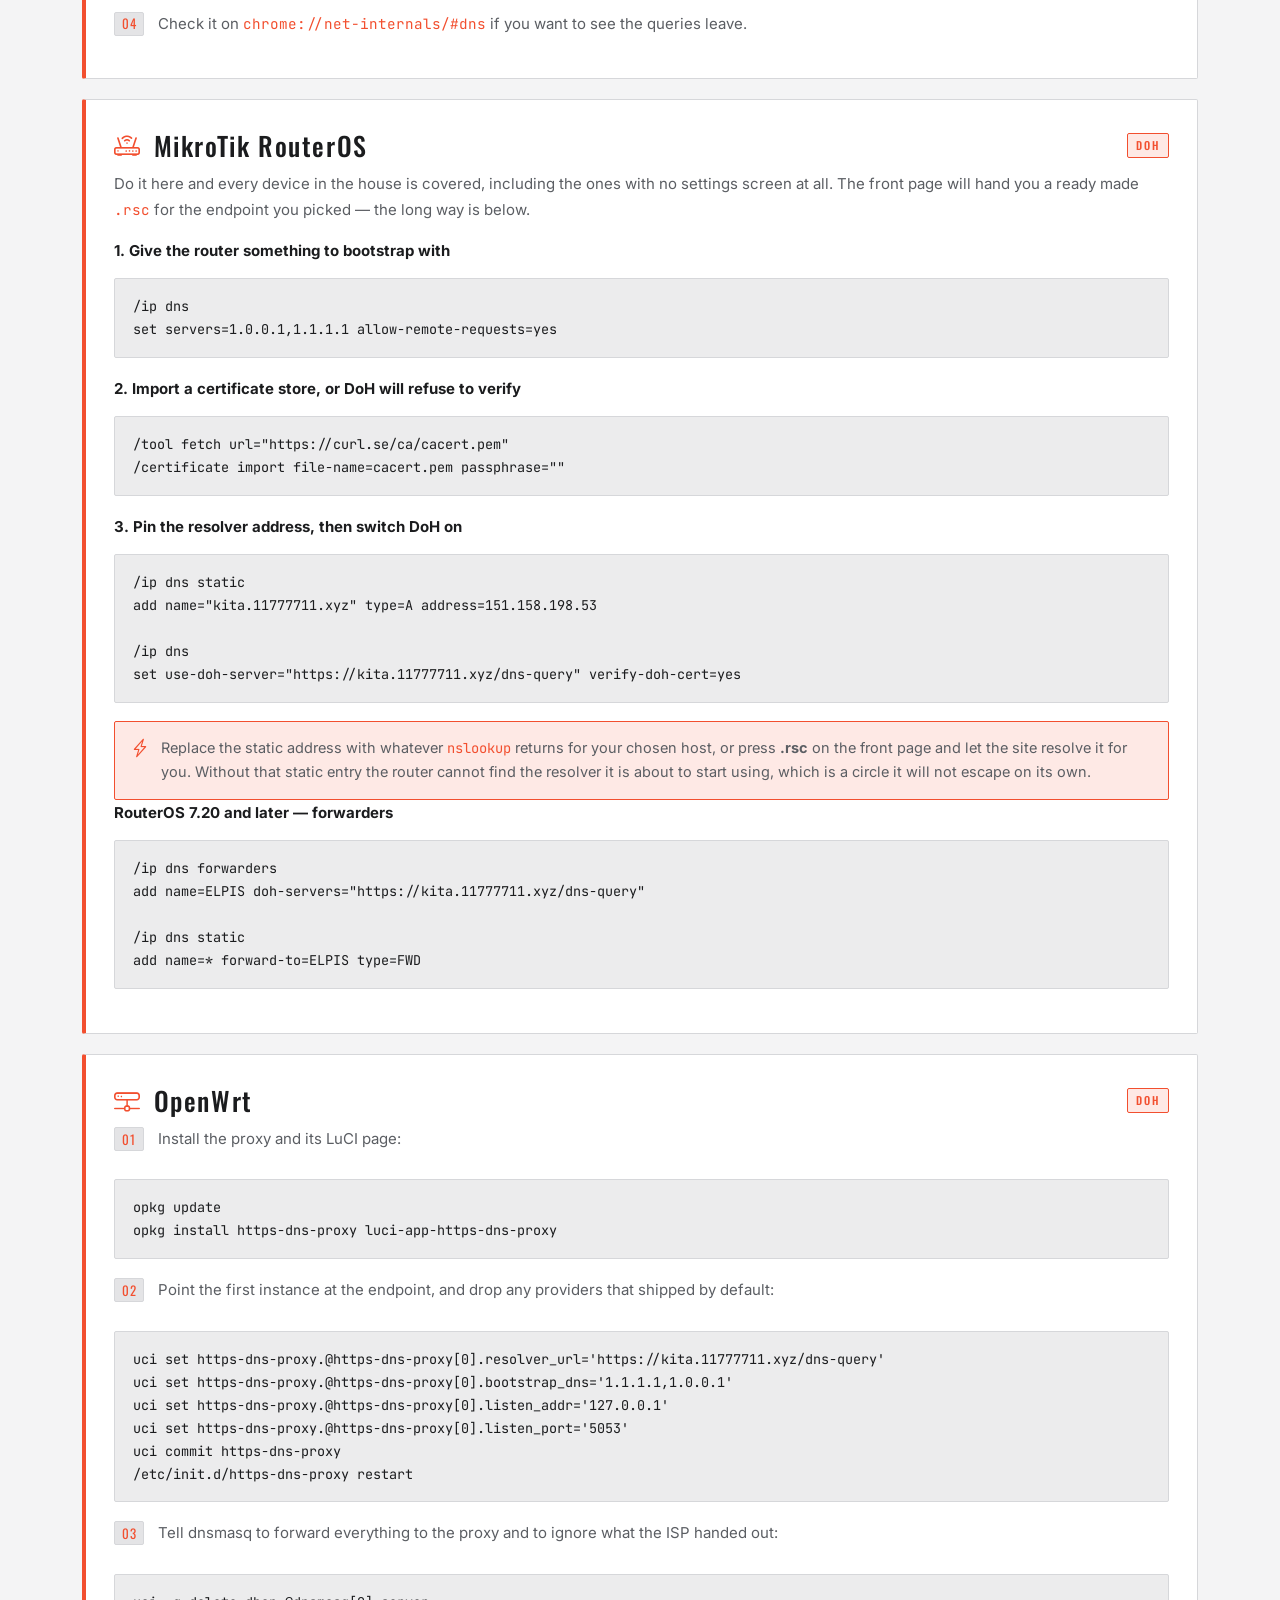
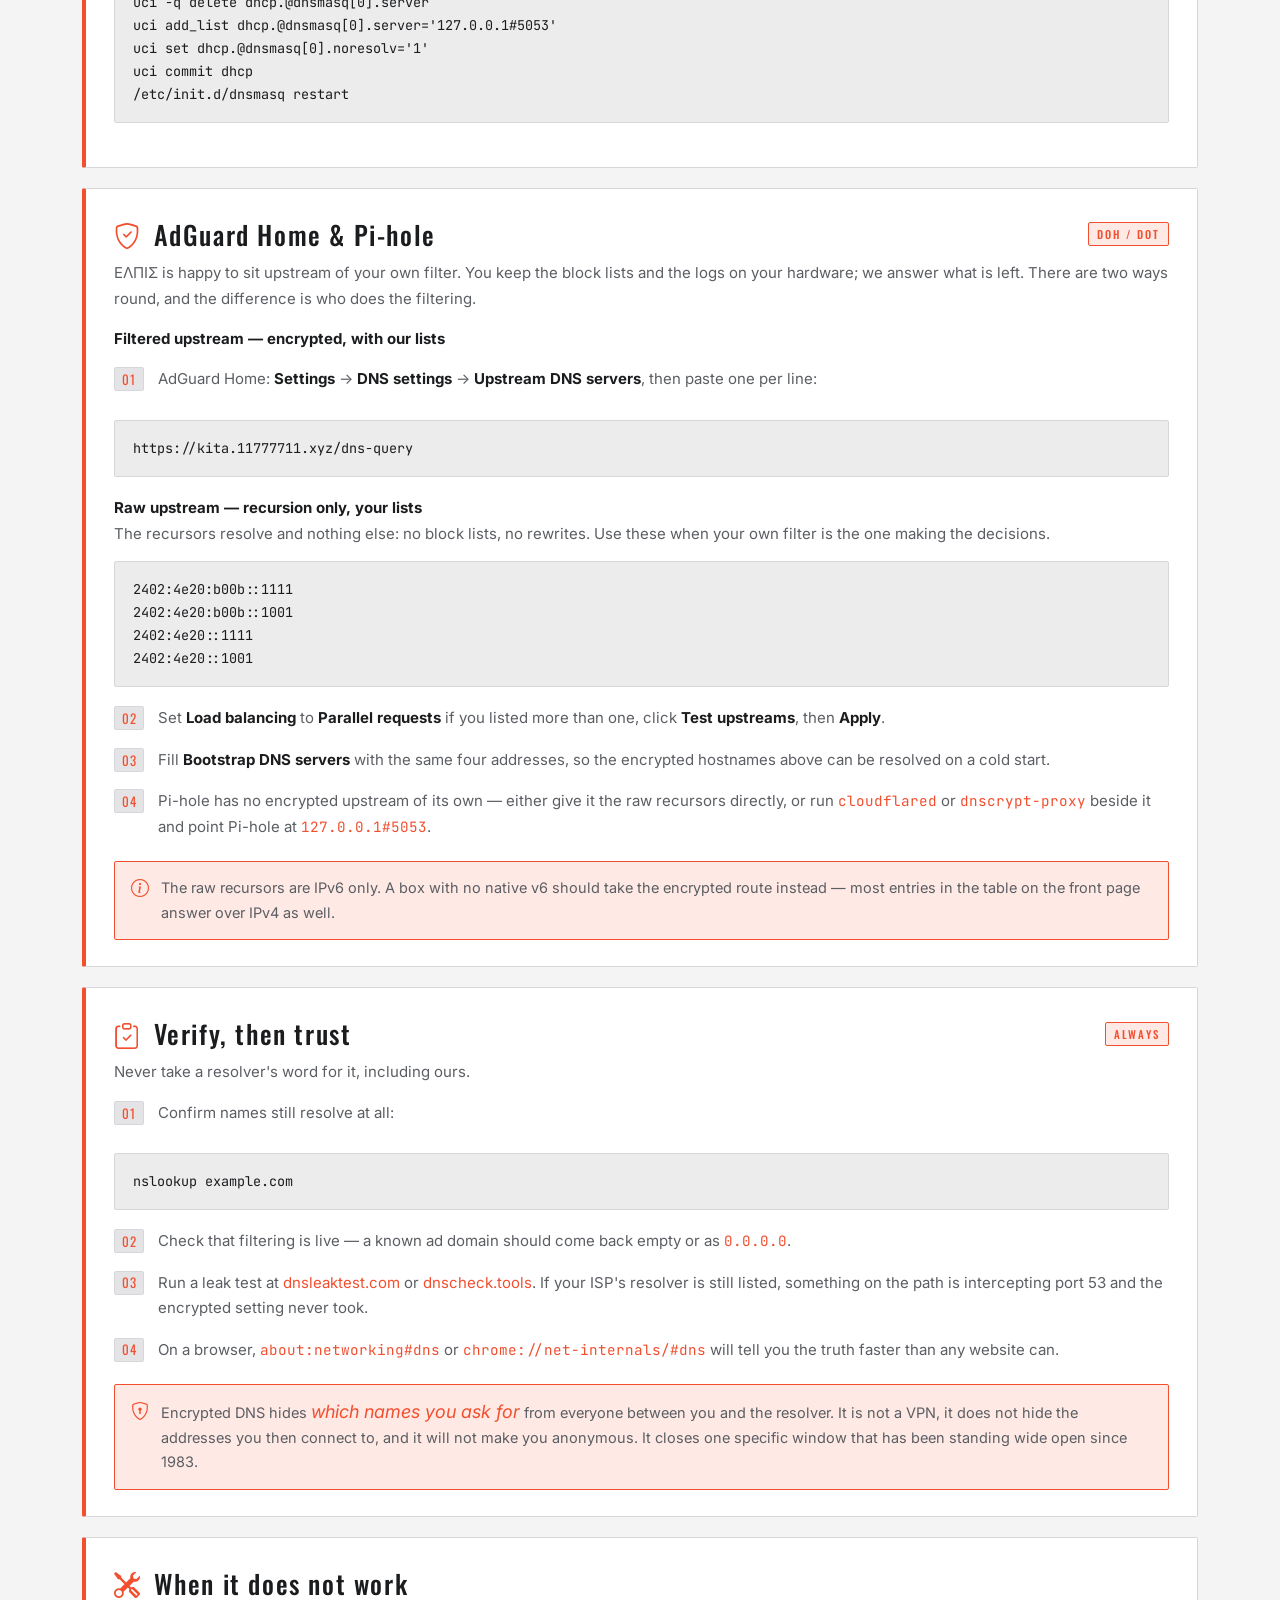
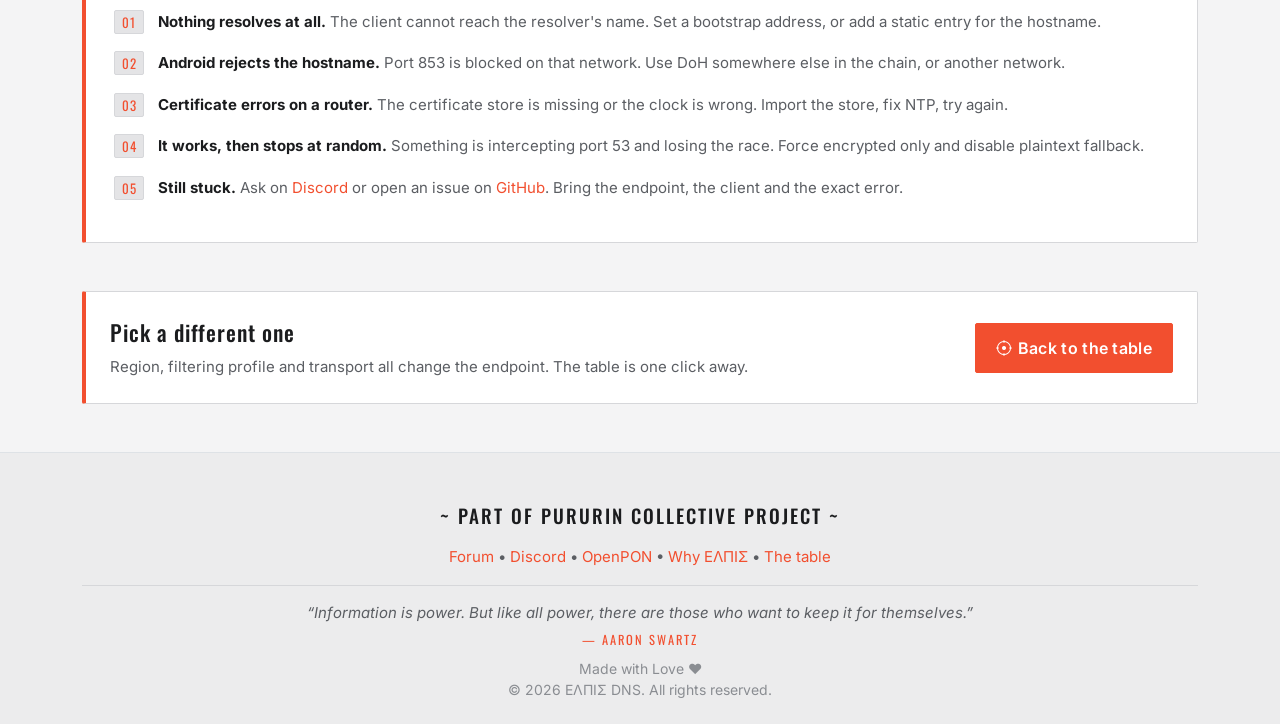
<file: setup.html>
<!DOCTYPE html>
<html lang="en">
<head>
<meta charset="UTF-8" />
<meta name="viewport" content="width=device-width, initial-scale=1.0" />

<title>Setup &mdash; ΕΛΠΙΣ DNS</title>
<link rel="icon" type="image/x-icon" href="favicon.ico">
<link rel="icon" type="image/svg+xml" href="img/elpis-mark.svg">

<!-- Paint the correct theme before the first frame, no white flash -->
<script>
	(function(){
		var choice = "auto";
		try { choice = localStorage.getItem("elpis-theme") || "auto"; } catch(e){}
		var dark = choice === "dark" ||
			(choice === "auto" &&
			 window.matchMedia("(prefers-color-scheme: dark)").matches);
		document.documentElement.dataset.theme = dark ? "dark" : "light";
		document.documentElement.dataset.themeChoice = choice;
		document.documentElement.setAttribute("data-bs-theme", dark ? "dark" : "light");
	})();
</script>

<link href="https://cdn.jsdelivr.net/npm/bootstrap@5.3.3/dist/css/bootstrap.min.css" rel="stylesheet">
<link href="https://cdn.jsdelivr.net/npm/bootstrap-icons@1.11.3/font/bootstrap-icons.min.css" rel="stylesheet">

<link rel="preconnect" href="https://fonts.googleapis.com">
<link rel="preconnect" href="https://fonts.gstatic.com" crossorigin>
<link href="https://fonts.googleapis.com/css2?family=Oswald:wght@400;500;600;700&family=Inter:wght@400;500;600;700&family=JetBrains+Mono:wght@400;500&display=swap" rel="stylesheet">

<link href="style-main.css?version=3.8" rel="stylesheet">
<link href="style-mobile.css?version=3.8" rel="stylesheet">

<meta name="description" content="How to point Android, Windows, iOS, Firefox, Chrome, MikroTik, OpenWrt and AdGuard Home at an encrypted ΕΛΠΙΣ DNS resolver.">
<meta name="theme-color" content="#f24f2f">
</head>

<body>

<!-- Top bar -->
<nav class="topbar">
	<div class="container topbar-inner">

		<a class="topbar-brand" href="index.html">
			<img src="img/elpis-mark.svg" alt="" class="topbar-mark">
			<span class="topbar-name">ΕΛΠΙΣ <span class="accent">DNS</span></span>
		</a>

		<div class="topbar-actions">

			<a class="topbar-link" href="index.html">
				<i class="bi bi-arrow-left-short"></i>
				<span>Back to the table</span>
			</a>

			<a class="topbar-link" href="https://github.com/PururinCollective/ElpisDNS" target="_blank" rel="noopener">
				<i class="bi bi-github"></i>
				<span>Source</span>
			</a>

			<button class="theme-btn" id="theme-btn" type="button" title="Theme" aria-label="Theme">
				<i class="bi bi-circle-half"></i>
			</button>
		</div>
	</div>
</nav>

<div class="container">

	<div class="page-head">
		<div class="page-kicker">The instructions</div>
		<div class="page-title">Loading the gun</div>
		<div class="page-lead">
			Owning the endpoint is the easy part. Every operating system, browser and router
			hides the setting somewhere slightly different, usually behind a word nobody
			uses in conversation. Below is where each of them keeps it.
			<br /><br />
			Two things travel with you through all of it: the <b>endpoint</b>, which is the
			full URL, and the <b>hostname</b>, which is the same thing with the ceremony
			removed. Some fields want one, some want the other.
		</div>
	</div>

	<!-- What you picked -->
	<div class="doc-section">
		<div class="doc-title">
			<i class="bi bi-crosshair"></i> What you are holding
		</div>
		<div class="doc-text">
			Taken from your last choice on the front page. Pick a different one there and
			this page follows.
		</div>

		<div class="doc-text">
			<b>DoH endpoint</b> &mdash; <span class="picked" data-picked="https">https://b.hitoha.moe/dns-query</span><br />
			<b>DoT address</b> &mdash; <span class="picked" data-picked="tls">tls://b.hitoha.moe</span><br />
			<b>Hostname</b> &mdash; <span class="picked" data-picked="host">b.hitoha.moe</span>
		</div>

		<div class="doc-note">
			<i class="bi bi-exclamation-diamond"></i>
			<div>
				Change one thing at a time and keep a way back. A router with a broken
				resolver looks exactly like a router with no internet, and the person
				troubleshooting it at 3am will be you.
			</div>
		</div>
	</div>

	<!-- Jump list -->
	<div class="doc-jump">
		<a href="#android"><i class="bi bi-android2"></i> Android</a>
		<a href="#windows"><i class="bi bi-windows"></i> Windows 11</a>
		<a href="#apple"><i class="bi bi-apple"></i> iOS &amp; macOS</a>
		<a href="#firefox"><i class="bi bi-browser-firefox"></i> Firefox</a>
		<a href="#chrome"><i class="bi bi-browser-chrome"></i> Chrome &amp; Edge</a>
		<a href="#mikrotik"><i class="bi bi-router"></i> MikroTik</a>
		<a href="#openwrt"><i class="bi bi-hdd-network"></i> OpenWrt</a>
		<a href="#adguard"><i class="bi bi-shield-check"></i> AdGuard Home</a>
		<a href="#verify"><i class="bi bi-clipboard-check"></i> Verify</a>
	</div>

	<!-- Android -->
	<section class="doc-section" id="android">
		<div class="doc-title">
			<i class="bi bi-android2"></i> Android 9 and newer
			<span class="doc-tag">DoT</span>
		</div>
		<div class="doc-text">
			The cleanest install of the lot. Android calls DNS over TLS
			<b>Private DNS</b>, it applies system wide, and it survives switching
			between mobile data and Wi-Fi.
		</div>
		<ol class="doc-steps">
			<li>Open <b>Settings</b> &rarr; <b>Network &amp; internet</b> &rarr; <b>Private DNS</b>. On Samsung it lives under <b>Connections</b> &rarr; <b>More connection settings</b>.</li>
			<li>Choose <b>Private DNS provider hostname</b>.</li>
			<li>Enter the hostname only &mdash; no <code>https://</code>, no <code>tls://</code>, no trailing slash:</li>
		</ol>
		<div class="code-block"><pre data-picked="host">b.hitoha.moe</pre></div>
		<ol class="doc-steps" start="4" style="--start:3">
			<li>Tap <b>Save</b>. If the field turns red, the hostname is wrong or the network is blocking port 853 &mdash; try the <b>Android</b> button on the front page to copy it exactly.</li>
		</ol>
	</section>

	<!-- Windows -->
	<section class="doc-section" id="windows">
		<div class="doc-title">
			<i class="bi bi-windows"></i> Windows 11
			<span class="doc-tag">DoH</span>
		</div>
		<div class="doc-text">
			Windows wants an IP address <i>and</i> a template, because it refuses to
			trust a name it has not resolved yet. Find the address first.
		</div>
		<div class="code-block"><pre>nslookup <span data-picked="host">b.hitoha.moe</span></pre></div>
		<ol class="doc-steps">
			<li><b>Settings</b> &rarr; <b>Network &amp; internet</b> &rarr; your adapter (Wi-Fi or Ethernet) &rarr; <b>Hardware properties</b>.</li>
			<li>Next to <b>DNS server assignment</b>, click <b>Edit</b> and switch to <b>Manual</b>.</li>
			<li>Turn on <b>IPv4</b>, and paste the address <code>nslookup</code> returned into <b>Preferred DNS</b>.</li>
			<li>Set <b>DNS over HTTPS</b> to <b>On (manual template)</b> and enter the endpoint:</li>
		</ol>
		<div class="code-block"><pre data-picked="https">https://b.hitoha.moe/dns-query</pre></div>
		<ol class="doc-steps" start="5" style="--start:4">
			<li>Leave <b>Fallback to plaintext</b> off. A fallback is a door you left unlocked out of politeness.</li>
			<li>Save, then repeat for IPv6 if the resolver you picked serves it.</li>
		</ol>
		<div class="doc-note">
			<i class="bi bi-info-circle"></i>
			<div>
				Windows 10 has no interface for this. Use a client such as
				AdGuard Home, YogaDNS or dnscrypt-proxy, or set it on the router
				and let every device inherit it.
			</div>
		</div>
	</section>

	<!-- Apple -->
	<section class="doc-section" id="apple">
		<div class="doc-title">
			<i class="bi bi-apple"></i> iOS, iPadOS and macOS
			<span class="doc-tag">DoH / DoT</span>
		</div>
		<div class="doc-text">
			Apple has supported encrypted DNS since iOS 14 and macOS 11, but only
			through a configuration profile or an app that installs one. There is no
			text box in Settings.
		</div>
		<ol class="doc-steps">
			<li>Install a DNS client from the App Store &mdash; AdGuard, DNSecure or DNSCloak all accept a custom server.</li>
			<li>Add a custom resolver and paste the endpoint:</li>
		</ol>
		<div class="code-block"><pre data-picked="https">https://b.hitoha.moe/dns-query</pre></div>
		<ol class="doc-steps" start="3" style="--start:2">
			<li>Enable it, then confirm under <b>Settings</b> &rarr; <b>General</b> &rarr; <b>VPN &amp; Device Management</b> &rarr; <b>DNS</b> that your profile is the active one.</li>
			<li>On macOS the same profile works: double click the <code>.mobileconfig</code> and approve it in <b>System Settings</b> &rarr; <b>Privacy &amp; Security</b> &rarr; <b>Profiles</b>.</li>
		</ol>
	</section>

	<!-- Firefox -->
	<section class="doc-section" id="firefox">
		<div class="doc-title">
			<i class="bi bi-browser-firefox"></i> Firefox
			<span class="doc-tag">DoH</span>
		</div>
		<div class="doc-text">
			Browser level encryption covers the browser and nothing else. Everything
			outside it keeps asking whoever the system was told to ask.
		</div>
		<ol class="doc-steps">
			<li><b>Settings</b> &rarr; <b>Privacy &amp; Security</b> &rarr; scroll to <b>DNS over HTTPS</b>.</li>
			<li>Select <b>Max Protection</b>.</li>
			<li>Open the provider list, choose <b>Custom</b>, and paste:</li>
		</ol>
		<div class="code-block"><pre data-picked="https">https://b.hitoha.moe/dns-query</pre></div>
		<ol class="doc-steps" start="4" style="--start:3">
			<li>Confirm on <code>about:networking#dns</code> &mdash; the <b>TRR</b> column should read true for new lookups.</li>
		</ol>
	</section>

	<!-- Chrome -->
	<section class="doc-section" id="chrome">
		<div class="doc-title">
			<i class="bi bi-browser-chrome"></i> Chrome, Edge, Brave, Vivaldi
			<span class="doc-tag">DoH</span>
		</div>
		<ol class="doc-steps">
			<li>Open <code>chrome://settings/security</code> &mdash; on Edge it is <code>edge://settings/privacy</code>.</li>
			<li>Turn on <b>Use secure DNS</b>.</li>
			<li>Choose <b>Custom</b> and paste the endpoint:</li>
		</ol>
		<div class="code-block"><pre data-picked="https">https://b.hitoha.moe/dns-query</pre></div>
		<ol class="doc-steps" start="4" style="--start:3">
			<li>Check it on <code>chrome://net-internals/#dns</code> if you want to see the queries leave.</li>
		</ol>
	</section>

	<!-- MikroTik -->
	<section class="doc-section" id="mikrotik">
		<div class="doc-title">
			<i class="bi bi-router"></i> MikroTik RouterOS
			<span class="doc-tag">DoH</span>
		</div>
		<div class="doc-text">
			Do it here and every device in the house is covered, including the ones with
			no settings screen at all. The front page will hand you a ready made
			<code>.rsc</code> for the endpoint you picked &mdash; the long way is below.
		</div>

		<div class="doc-text"><b>1. Give the router something to bootstrap with</b></div>
		<div class="code-block"><pre>/ip dns
set servers=1.0.0.1,1.1.1.1 allow-remote-requests=yes</pre></div>

		<div class="doc-text"><b>2. Import a certificate store, or DoH will refuse to verify</b></div>
		<div class="code-block"><pre>/tool fetch url="https://curl.se/ca/cacert.pem"
/certificate import file-name=cacert.pem passphrase=""</pre></div>

		<div class="doc-text"><b>3. Pin the resolver address, then switch DoH on</b></div>
		<div class="code-block"><pre>/ip dns static
add name="<span data-picked="host">b.hitoha.moe</span>" type=A address=151.158.198.53

/ip dns
set use-doh-server="<span data-picked="https">https://b.hitoha.moe/dns-query</span>" verify-doh-cert=yes</pre></div>

		<div class="doc-note">
			<i class="bi bi-lightning-charge"></i>
			<div>
				Replace the static address with whatever <code>nslookup</code> returns for your
				chosen host, or press <b>.rsc</b> on the front page and let the site resolve
				it for you. Without that static entry the router cannot find the resolver it
				is about to start using, which is a circle it will not escape on its own.
			</div>
		</div>

		<div class="doc-text"><b>RouterOS 7.20 and later &mdash; forwarders</b></div>
		<div class="code-block"><pre>/ip dns forwarders
add name=ELPIS doh-servers="<span data-picked="https">https://b.hitoha.moe/dns-query</span>"

/ip dns static
add name=* forward-to=ELPIS type=FWD</pre></div>
	</section>

	<!-- OpenWrt -->
	<section class="doc-section" id="openwrt">
		<div class="doc-title">
			<i class="bi bi-hdd-network"></i> OpenWrt
			<span class="doc-tag">DoH</span>
		</div>
		<ol class="doc-steps">
			<li>Install the proxy and its LuCI page:</li>
		</ol>
		<div class="code-block"><pre>opkg update
opkg install https-dns-proxy luci-app-https-dns-proxy</pre></div>
		<ol class="doc-steps" start="2" style="--start:1">
			<li>Point the first instance at the endpoint, and drop any providers that shipped by default:</li>
		</ol>
		<div class="code-block"><pre>uci set https-dns-proxy.@https-dns-proxy[0].resolver_url='<span data-picked="https">https://b.hitoha.moe/dns-query</span>'
uci set https-dns-proxy.@https-dns-proxy[0].bootstrap_dns='1.1.1.1,1.0.0.1'
uci set https-dns-proxy.@https-dns-proxy[0].listen_addr='127.0.0.1'
uci set https-dns-proxy.@https-dns-proxy[0].listen_port='5053'
uci commit https-dns-proxy
/etc/init.d/https-dns-proxy restart</pre></div>
		<ol class="doc-steps" start="3" style="--start:2">
			<li>Tell dnsmasq to forward everything to the proxy and to ignore what the ISP handed out:</li>
		</ol>
		<div class="code-block"><pre>uci -q delete dhcp.@dnsmasq[0].server
uci add_list dhcp.@dnsmasq[0].server='127.0.0.1#5053'
uci set dhcp.@dnsmasq[0].noresolv='1'
uci commit dhcp
/etc/init.d/dnsmasq restart</pre></div>
	</section>

	<!-- AdGuard Home -->
	<section class="doc-section" id="adguard">
		<div class="doc-title">
			<i class="bi bi-shield-check"></i> AdGuard Home &amp; Pi-hole
			<span class="doc-tag">DoH / DoT</span>
		</div>
		<div class="doc-text">
			ΕΛΠΙΣ is happy to sit upstream of your own filter. You keep the block lists
			and the logs on your hardware; we answer what is left. There are two ways
			round, and the difference is who does the filtering.
		</div>

		<div class="doc-text"><b>Filtered upstream &mdash; encrypted, with our lists</b></div>
		<ol class="doc-steps">
			<li>AdGuard Home: <b>Settings</b> &rarr; <b>DNS settings</b> &rarr; <b>Upstream DNS servers</b>, then paste one per line:</li>
		</ol>
		<div class="code-block"><pre data-picked="https">https://b.hitoha.moe/dns-query</pre></div>

		<div class="doc-text">
			<b>Raw upstream &mdash; recursion only, your lists</b><br />
			The recursors resolve and nothing else: no block lists, no rewrites. Use
			these when your own filter is the one making the decisions.
		</div>
		<div class="code-block"><pre>2402:4e20:b00b::1111
2402:4e20:b00b::1001
2402:4e20::1111
2402:4e20::1001</pre></div>

		<ol class="doc-steps" start="2" style="--start:1">
			<li>Set <b>Load balancing</b> to <b>Parallel requests</b> if you listed more than one, click <b>Test upstreams</b>, then <b>Apply</b>.</li>
			<li>Fill <b>Bootstrap DNS servers</b> with the same four addresses, so the encrypted hostnames above can be resolved on a cold start.</li>
			<li>Pi-hole has no encrypted upstream of its own &mdash; either give it the raw recursors directly, or run <code>cloudflared</code> or <code>dnscrypt-proxy</code> beside it and point Pi-hole at <code>127.0.0.1#5053</code>.</li>
		</ol>
		<div class="doc-note">
			<i class="bi bi-info-circle"></i>
			<div>
				The raw recursors are IPv6 only. A box with no native v6 should take the
				encrypted route instead &mdash; most entries in the table on the front
				page answer over IPv4 as well.
			</div>
		</div>
	</section>

	<!-- Verify -->
	<section class="doc-section" id="verify">
		<div class="doc-title">
			<i class="bi bi-clipboard-check"></i> Verify, then trust
			<span class="doc-tag">Always</span>
		</div>
		<div class="doc-text">
			Never take a resolver's word for it, including ours.
		</div>
		<ol class="doc-steps">
			<li>Confirm names still resolve at all:</li>
		</ol>
		<div class="code-block"><pre>nslookup example.com</pre></div>
		<ol class="doc-steps" start="2" style="--start:1">
			<li>Check that filtering is live &mdash; a known ad domain should come back empty or as <code>0.0.0.0</code>.</li>
			<li>Run a leak test at <a href="https://dnsleaktest.com/" target="_blank" rel="noopener">dnsleaktest.com</a> or <a href="https://www.dnscheck.tools/" target="_blank" rel="noopener">dnscheck.tools</a>. If your ISP's resolver is still listed, something on the path is intercepting port 53 and the encrypted setting never took.</li>
			<li>On a browser, <code>about:networking#dns</code> or <code>chrome://net-internals/#dns</code> will tell you the truth faster than any website can.</li>
		</ol>
		<div class="doc-note">
			<i class="bi bi-shield-lock"></i>
			<div>
				Encrypted DNS hides <i>which names you ask for</i> from everyone between you and
				the resolver. It is not a VPN, it does not hide the addresses you then connect
				to, and it will not make you anonymous. It closes one specific window that has
				been standing wide open since 1983.
			</div>
		</div>
	</section>

	<!-- Trouble -->
	<section class="doc-section" id="trouble">
		<div class="doc-title">
			<i class="bi bi-tools"></i> When it does not work
		</div>
		<ol class="doc-steps">
			<li><b>Nothing resolves at all.</b> The client cannot reach the resolver's name. Set a bootstrap address, or add a static entry for the hostname.</li>
			<li><b>Android rejects the hostname.</b> Port 853 is blocked on that network. Use DoH somewhere else in the chain, or another network.</li>
			<li><b>Certificate errors on a router.</b> The certificate store is missing or the clock is wrong. Import the store, fix NTP, try again.</li>
			<li><b>It works, then stops at random.</b> Something is intercepting port 53 and losing the race. Force encrypted only and disable plaintext fallback.</li>
			<li><b>Still stuck.</b> Ask on <a href="https://discord.gg/aw8pt2SWnv" target="_blank" rel="noopener">Discord</a> or open an issue on <a href="https://github.com/PururinCollective/ElpisDNS/issues" target="_blank" rel="noopener">GitHub</a>. Bring the endpoint, the client and the exact error.</li>
		</ol>
	</section>

	<div class="cta mt-5 mb-5">
		<div class="cta-body">
			<div class="cta-title">Pick a different one</div>
			<div class="cta-text">
				Region, filtering profile and transport all change the endpoint.
				The table is one click away.
			</div>
		</div>
		<a class="btn btn-elpis" href="index.html">
			<i class="bi bi-crosshair"></i> Back to the table
		</a>
	</div>
</div>

<!-- Footer -->
<footer class="mt-5 pt-5 pb-4 border-top">
	<div class="container">
		<div class="footer-title text-center">
			~ Part of Pururin Collective Project ~
		</div>
		<div class="footer-text text-center">
			<p>
				<a href="https://pururin.moe/" target="_blank" rel="noopener">Forum</a> &bull;
				<a href="https://discord.gg/aw8pt2SWnv" target="_blank" rel="noopener">Discord</a> &bull;
				<a href="https://openpon.org/" target="_blank" rel="noopener">OpenPON</a> &bull;
				<a href="mission.html">Why ΕΛΠΙΣ</a> &bull;
				<a href="index.html">The table</a>
			</p>
		</div>
		<div class="footer-bottom mt-3 pt-3 border-top">
			<div id="footer-quote"></div>
			<div class="mt-2">
				Made with Love ♥ <br />
				© 2026 ΕΛΠΙΣ DNS. All rights reserved.
			</div>
		</div>
	</div>
</footer>

<script src="https://cdn.jsdelivr.net/npm/bootstrap@5.3.3/dist/js/bootstrap.bundle.min.js"></script>

<script src="js/app-theme.js?version=3.8"></script>
<script src="js/app-setup.js?version=3.8"></script>
<script src="js/app-quote.js?version=3.8"></script>

</body>
</html>
</file>
<file: style-main.css>
/*
	ΕΛΠΙΣ DNS - main stylesheet

	One palette, two moods. Every colour is a token defined here,
	so the dark theme is a swap and not a second stylesheet.

	Light : paper grey, ember orange
	Dark  : gunmetal grey, ember orange
*/

:root{
	--font-display:"Oswald","Arial Narrow",Segoe UI,sans-serif;
	--font-body:"Inter","Segoe UI",Helvetica,Arial,sans-serif;
	--font-mono:"JetBrains Mono",Consolas,"SF Mono",monospace;

	--radius:2px;
	--speed:.16s;
}

/* ---------- light ---------- */

:root,
:root[data-theme="light"]{
	--bg:#f4f4f5;
	--bg-alt:#ececed;
	--surface:#ffffff;
	--surface-alt:#e4e4e6;

	--text:#1b1c1e;
	--text-soft:#5b5e63;
	--text-faint:#8a8d92;

	--line:#d6d7da;
	--line-strong:#b9bbbf;

	--accent:#f24f2f;
	--accent-strong:#d63c1d;
	--accent-soft:rgba(242,79,47,.12);
	--on-accent:#ffffff;

	--btn-bg:#dedee0;
	--btn-text:#3d3f43;
	--btn-dead-bg:#eaeaec;
	--btn-dead-text:#a6a8ac;

	--shadow:0 1px 2px rgba(15,15,20,.06),0 8px 24px rgba(15,15,20,.05);
	--night:#0b0e13;
}

/* ---------- dark: orange on grey ---------- */

:root[data-theme="dark"]{
	--bg:#131416;
	--bg-alt:#191a1d;
	--surface:#1e2023;
	--surface-alt:#26282c;

	--text:#e9e7e4;
	--text-soft:#a8abb0;
	--text-faint:#7b7f85;

	--line:#2e3135;
	--line-strong:#3d4145;

	--accent:#ff7a2f;
	--accent-strong:#ff9552;
	--accent-soft:rgba(255,122,47,.14);
	--on-accent:#17110c;

	--btn-bg:#26282c;
	--btn-text:#c9ccd0;
	--btn-dead-bg:#1c1e21;
	--btn-dead-text:#5c6065;

	--shadow:0 1px 2px rgba(0,0,0,.5),0 10px 30px rgba(0,0,0,.35);
	--night:#0b0e13;
}

/* ---------- base ---------- */

html{
	color-scheme:light;
}

:root[data-theme="dark"]{
	color-scheme:dark;
}

body{
	background:var(--bg);
	color:var(--text);
	font-family:var(--font-body);
	-webkit-font-smoothing:antialiased;
}

a{
	color:var(--accent);
	text-decoration:none;
}

a:hover{
	color:var(--accent-strong);
	text-decoration:underline;
}

code,
.inline-code{
	font-family:var(--font-mono);
	font-size:.95em;
	color:var(--accent);
}

::selection{
	background:var(--accent);
	color:var(--on-accent);
}

/* ---------- top bar ---------- */

.topbar{
	position:sticky;
	top:0;
	z-index:20;

	background:color-mix(in srgb,var(--bg) 88%,transparent);
	backdrop-filter:blur(10px);
	border-bottom:1px solid var(--line);
}

.topbar-inner{
	display:flex;
	align-items:center;
	justify-content:space-between;
	gap:16px;
	padding:10px 12px;
}

.topbar-brand{
	display:flex;
	align-items:center;
	gap:10px;
	color:var(--text);
	text-decoration:none;
}

.topbar-brand:hover{
	color:var(--text);
	text-decoration:none;
}

.topbar-mark{
	width:30px;
	height:30px;
}

.topbar-name{
	font-family:var(--font-display);
	font-size:20px;
	font-weight:600;
	letter-spacing:3px;
}

.accent{
	color:var(--accent);
}

.topbar-actions{
	display:flex;
	align-items:center;
	gap:6px;
}

.topbar-link{
	display:inline-flex;
	align-items:center;
	gap:7px;

	padding:8px 12px;

	color:var(--text-soft);
	font-size:14px;
	font-weight:500;
	letter-spacing:.4px;

	border:1px solid transparent;
	border-radius:var(--radius);
	transition:var(--speed);
}

.topbar-link:hover{
	color:var(--accent);
	border-color:var(--line);
	background:var(--surface);
	text-decoration:none;
}

.theme-btn{
	display:inline-flex;
	align-items:center;
	justify-content:center;

	width:38px;
	height:38px;

	background:var(--surface);
	color:var(--text-soft);

	border:1px solid var(--line);
	border-radius:var(--radius);
	transition:var(--speed);
}

.theme-btn:hover{
	color:var(--accent);
	border-color:var(--accent);
}

/* ---------- hero ---------- */

/*
	The banner is an animated SVG night map: orange traffic leaving the
	resolver, a HUD walking the autonomous systems it talks to, and red
	queries dying on the shield ring.

	It lives on ::after rather than on .hero-banner itself because the map
	has to line up with the container that holds everything else on the
	page. The pseudo element repeats Bootstrap's container widths, centres
	itself, and anchors the map to its right content edge - so the map ends
	exactly where the text below it ends, at every breakpoint.
*/

.hero-banner{
	position:relative;

	width:100%;
	height:340px;

	background-color:var(--night);

	overflow:hidden;
}

.hero-banner::after{
	content:"";

	position:absolute;
	inset:0;
	margin:0 auto;

	max-width:1320px;
	padding:0 12px;

	background:url("img/hero-map.svg") no-repeat right center;
	background-origin:content-box;
	background-size:auto 100%;

	pointer-events:none;
	z-index:1;
}

@media (max-width:1399.98px){ .hero-banner::after{ max-width:1140px } }
@media (max-width:1199.98px){ .hero-banner::after{ max-width:960px } }
@media (max-width:991.98px){ .hero-banner::after{ max-width:720px } }
@media (max-width:767.98px){ .hero-banner::after{ max-width:540px } }
@media (max-width:575.98px){ .hero-banner::after{ max-width:none } }

/* SMIL cannot be switched off from CSS, so serve the still frame instead. */
@media (prefers-reduced-motion: reduce){
	.hero-banner::after{
		background-image:url("img/hero-map-static.svg");
	}
}

.hero-video{
	position:absolute;
	top:50%;
	left:50%;
	min-width:100%;
	min-height:100%;
	width:auto;
	height:auto;
	z-index:1;

	transform:translate(-50%,-50%);
	object-fit:cover;
}

/* Dense on the left where the words are, clear on the right where the map is. */
.hero-overlay{
	position:relative;
	z-index:2;

	width:100%;
	height:100%;

	background:linear-gradient(
		90deg,
		var(--night) 0%,
		rgba(11,14,19,.92) 28%,
		rgba(11,14,19,.72) 46%,
		rgba(11,14,19,.28) 68%,
		rgba(11,14,19,0) 88%
	);

	display:flex;
	align-items:center;
}

.hero{
	text-shadow:
		0 1px 4px rgba(0,0,0,.6),
		0 2px 14px rgba(0,0,0,.4);
}

.hero-kicker{
	/* Fixed, not tokenised: this always sits on the night map, never on
	   the page background, in either theme. */
	color:#ffc79f;
	font-family:var(--font-display);
	font-size:13px;
	font-weight:500;
	letter-spacing:5px;
	text-transform:uppercase;
	margin-bottom:10px;
}

.hero-title{
	color:#fff;
	font-family:var(--font-display);
	font-size:66px;
	font-weight:600;
	letter-spacing:6px;
	line-height:1.05;
}

.hero-subtitle{
	color:rgba(255,255,255,.9);
	font-size:18px;
	line-height:1.6;
	margin-top:14px;
	max-width:720px;
}

/* ---------- headings and copy ---------- */

.brand{
	font-family:var(--font-display);
	font-size:46px;
	font-weight:600;
	letter-spacing:3px;
	text-transform:uppercase;
	color:var(--text);
}

.brand::after{
	content:"";
	display:block;
	width:64px;
	height:4px;
	margin-top:12px;
	background:var(--accent);
}

.section-heading{
	font-family:var(--font-display);
	font-size:24px;
	font-weight:500;
	letter-spacing:2px;
	text-transform:uppercase;
	color:var(--text);

	padding-left:12px;
	border-left:4px solid var(--accent);
	margin-bottom:14px;
}

.subtitle{
	color:var(--text-soft);
	line-height:1.75;
	text-align:justify;
}

.note{
	color:var(--text-soft);
	font-size:15px;
}

/* ---------- house rules ---------- */

.rules{
	display:grid;
	grid-template-columns:repeat(auto-fit,minmax(240px,1fr));
	gap:14px;
}

/* Six cards read better as two rows of three than as five and a stray. */
.rules-3{
	grid-template-columns:repeat(3,1fr);
}

@media (max-width:1199.98px){
	.rules-3{ grid-template-columns:repeat(2,1fr) }
}

.rule{
	background:var(--surface);
	border:1px solid var(--line);
	border-top:3px solid var(--accent);
	border-radius:var(--radius);
	padding:20px;
	transition:var(--speed);
}

.rule:hover{
	border-color:var(--line-strong);
	border-top-color:var(--accent);
	box-shadow:var(--shadow);
	transform:translateY(-2px);
}

.rule-index{
	font-family:var(--font-display);
	font-size:13px;
	letter-spacing:3px;
	color:var(--accent);
	margin-bottom:8px;
}

.rule-title{
	font-family:var(--font-display);
	font-size:19px;
	font-weight:500;
	letter-spacing:.6px;
	margin-bottom:8px;
	color:var(--text);
}

.rule-text{
	color:var(--text-soft);
	font-size:14.5px;
	line-height:1.65;
}

/* ---------- selectors ---------- */

.selector-group{
	border-left:4px solid var(--line-strong);
	margin-bottom:6px;
	transition:border-color var(--speed);
}

.selector-group:hover{
	border-left-color:var(--accent);
}

.selector-label{
	min-width:170px;

	font-family:var(--font-display);
	font-size:15px;
	font-weight:500;
	letter-spacing:2px;
	text-transform:uppercase;
	color:var(--text-soft);

	padding-top:16px;
	padding-left:12px;
}

.selector-options{
	flex:1;
	display:flex;
	gap:4px;
}

.option-btn{
	flex:1;

	border:1px solid transparent;
	border-radius:var(--radius);

	background:var(--btn-bg);
	color:var(--btn-text);

	padding:14px 20px;
	margin:2px;

	font-family:var(--font-body);
	font-size:15px;
	font-weight:500;
	letter-spacing:.3px;

	transition:var(--speed);
}

.option-btn:hover:not(.disabled-option){
	background:var(--accent);
	color:var(--on-accent);
}

.option-btn.active{
	background:var(--accent);
	color:var(--on-accent);
	font-weight:600;
	box-shadow:inset 0 -3px 0 rgba(0,0,0,.25);
}

.option-btn:focus-visible{
	outline:2px solid var(--accent);
	outline-offset:2px;
}

.disabled-option{
	background:var(--btn-dead-bg) !important;
	color:var(--btn-dead-text) !important;
	text-decoration:line-through;
	cursor:not-allowed;
}

/* ---------- endpoint box ---------- */

.command-box{
	flex:1;

	background:var(--surface);
	border:1px solid var(--line);
	border-left:4px solid var(--accent);
	border-radius:var(--radius);

	padding:18px 20px;

	font-family:var(--font-mono);
	font-size:15px;
	word-break:break-word;
}

#endpoint{
	white-space:nowrap;
	overflow-x:auto;
	font-size:16px;
	color:var(--text);
	padding:4px 0;
}

.btn-elpis{
	display:inline-flex;
	align-items:center;
	gap:6px;

	background:var(--accent);
	border:1px solid var(--accent);
	color:var(--on-accent);
	border-radius:var(--radius);

	font-family:var(--font-body);
	font-weight:600;
	letter-spacing:.3px;

	transition:var(--speed);
}

.btn-elpis:hover{
	background:var(--accent-strong);
	border-color:var(--accent-strong);
	color:var(--on-accent);
	text-decoration:none;
}

.btn-elpis-ghost{
	display:inline-flex;
	align-items:center;
	gap:6px;

	background:transparent;
	border:1px solid var(--line-strong);
	color:var(--text-soft);
	border-radius:var(--radius);

	font-family:var(--font-body);
	font-weight:500;

	transition:var(--speed);
}

.btn-elpis-ghost:hover{
	border-color:var(--accent);
	color:var(--accent);
	background:var(--accent-soft);
}

#download-rsc-btn.hidden{
	display:none;
}

/* ---------- summary ---------- */

.selection-summary{
	font-family:var(--font-body);
	font-size:15px;
	color:var(--text-soft);
}

.summary-chips{
	display:flex;
	flex-wrap:wrap;
	gap:8px;
}

.summary-chip{
	display:inline-flex;
	align-items:center;
	gap:6px;

	background:var(--surface-alt);
	border:1px solid var(--line);
	border-radius:var(--radius);
	padding:5px 10px;

	font-size:13.5px;
}

.summary-chip b{
	color:var(--text);
}

.summary-key{
	font-family:var(--font-display);
	font-size:11px;
	letter-spacing:1.6px;
	text-transform:uppercase;
	color:var(--text-faint);
}

.summary-note{
	margin-top:12px;
	line-height:1.65;
	font-size:14.5px;
}

.summary-meta{
	margin-top:10px;
	font-size:13px;
	color:var(--text-faint);
}

/* ---------- rotation ---------- */

.server-list{
	display:flex;
	flex-wrap:wrap;
	gap:8px;
	margin-top:10px;
}

.server-badge{
	display:inline-block;

	background:var(--surface-alt);
	border:1px solid var(--line);
	border-radius:var(--radius);

	padding:7px 11px;

	font-family:var(--font-mono);
	font-size:13px;
	color:var(--text-soft);

	transition:var(--speed);
}

.server-badge:hover{
	background:var(--accent);
	border-color:var(--accent);
	color:var(--on-accent);
}

/* ---------- gates ---------- */

/*
	Four cards on the front page, each a doorway into the mission page.
	The detail used to sit inline and made the page twice as long; now
	the front page stays about picking an endpoint, and anyone who wants
	the reasoning clicks through.
*/

.gates{
	display:grid;
	grid-template-columns:repeat(4,1fr);
	gap:14px;
}

@media (max-width:1199.98px){
	.gates{ grid-template-columns:repeat(2,1fr) }
}

.gate{
	display:flex;
	flex-direction:column;

	background:var(--surface);
	border:1px solid var(--line);
	border-top:3px solid var(--accent);
	border-radius:var(--radius);
	padding:20px;

	color:var(--text);
	text-decoration:none;

	transition:var(--speed);
}

.gate:hover{
	color:var(--text);
	text-decoration:none;
	border-color:var(--line-strong);
	border-top-color:var(--accent);
	box-shadow:var(--shadow);
	transform:translateY(-2px);
}

.gate-icon{
	font-size:22px;
	color:var(--accent);
	margin-bottom:12px;
}

.gate-title{
	font-family:var(--font-display);
	font-size:21px;
	font-weight:500;
	letter-spacing:1px;
	margin-bottom:8px;
	color:var(--text);
}

.gate-text{
	flex:1;

	color:var(--text-soft);
	font-size:14.5px;
	line-height:1.65;
	margin-bottom:14px;
}

.gate-more{
	display:inline-flex;
	align-items:center;
	gap:2px;

	font-family:var(--font-display);
	font-size:12px;
	letter-spacing:2px;
	text-transform:uppercase;
	color:var(--accent);
}

.gate:hover .gate-more{
	color:var(--accent-strong);
}

.gate-more i{
	font-size:18px;
	transition:transform var(--speed);
}

.gate:hover .gate-more i{
	transform:translateX(3px);
}

/* ---------- blacklist ---------- */

/*
	Each entry is a native <details>. Closed, the section is four one-line
	rows; open, it shows the description and the subscription URLs. No
	JavaScript involved - the disclosure widget the browser already ships
	is keyboard accessible and survives having the script blocked.
*/

.blacklist{
	display:flex;
	flex-direction:column;
	gap:8px;
}

.bl-item{
	background:var(--surface);
	border:1px solid var(--line);
	border-left:4px solid var(--accent);
	border-radius:var(--radius);
	transition:var(--speed);
}

.bl-item:hover{
	border-color:var(--line-strong);
	border-left-color:var(--accent);
}

.bl-item[open]{
	box-shadow:var(--shadow);
}

.bl-item > summary{
	display:flex;
	align-items:center;
	gap:14px;

	padding:13px 18px;

	cursor:pointer;
	list-style:none;
	-webkit-user-select:none;
	user-select:none;
}

/* Chrome and Safari draw their own triangle unless told otherwise. */
.bl-item > summary::-webkit-details-marker{
	display:none;
}

.bl-item > summary:focus-visible{
	outline:2px solid var(--accent);
	outline-offset:-2px;
}

.bl-item > summary:hover .bl-name{
	color:var(--accent);
}

.bl-index{
	font-family:var(--font-display);
	font-size:19px;
	letter-spacing:2px;
	color:var(--accent);
	opacity:.7;
	min-width:30px;
}

.bl-name{
	flex:1;

	font-family:var(--font-display);
	font-size:19px;
	font-weight:500;
	letter-spacing:.8px;
	color:var(--text);

	transition:var(--speed);
}

.bl-tag{
	font-family:var(--font-display);
	font-size:10.5px;
	letter-spacing:2px;
	white-space:nowrap;

	color:var(--text-faint);
	border:1px solid var(--line);
	border-radius:var(--radius);
	padding:2px 7px;
}

.bl-tag-ours{
	color:var(--accent);
	border-color:var(--accent);
	background:var(--accent-soft);
}

.bl-chev{
	color:var(--text-faint);
	font-size:13px;
	transition:transform var(--speed);
}

.bl-item[open] .bl-chev{
	transform:rotate(180deg);
}

/* Indented to line up under the name, not under the number. */
.bl-body{
	padding:0 18px 16px 62px;
	animation:bl-reveal .18s ease-out;
}

@keyframes bl-reveal{
	from{ opacity:0; transform:translateY(-4px) }
	to{ opacity:1; transform:none }
}

@media (prefers-reduced-motion: reduce){
	.bl-body{ animation:none }
}

.bl-text{
	color:var(--text-soft);
	font-size:14.5px;
	line-height:1.7;
	margin-bottom:10px;
}

.bl-url,
.copy-row{
	display:flex;
	align-items:center;
	gap:10px;
	flex-wrap:wrap;

	background:var(--bg-alt);
	border:1px solid var(--line);
	border-radius:var(--radius);
	padding:8px 10px;
	margin-top:6px;
}

.bl-url code,
.copy-row code{
	flex:1;
	min-width:0;

	font-size:12.5px;
	color:var(--text-soft);
	overflow-x:auto;
	white-space:nowrap;
}

.bl-note{
	font-size:12px;
	color:var(--text-faint);
	letter-spacing:.4px;
	white-space:nowrap;
}

.bl-src{
	display:inline-flex;
	align-items:center;
	gap:6px;

	margin-top:12px;
	font-size:13px;
	color:var(--text-faint);
}

.bl-src:hover{
	color:var(--accent);
	text-decoration:none;
}

.address-grid{
	display:grid;
	grid-template-columns:repeat(4,1fr);
	gap:10px;
}

@media (max-width:1399.98px){
	.address-grid{ grid-template-columns:repeat(2,1fr) }
}

.address-grid .copy-row{
	margin-top:0;
}

.address-grid code{
	font-size:14px;
	color:var(--text);
}

/* ---------- call to action ---------- */

.cta{
	display:flex;
	align-items:center;
	justify-content:space-between;
	gap:24px;

	background:var(--surface);
	border:1px solid var(--line);
	border-left:4px solid var(--accent);
	border-radius:var(--radius);
	padding:24px;
}

.cta-title{
	font-family:var(--font-display);
	font-size:22px;
	font-weight:500;
	letter-spacing:1px;
	margin-bottom:6px;
	color:var(--text);
}

.cta-text{
	color:var(--text-soft);
	font-size:15px;
	line-height:1.6;
}

.cta .btn-elpis{
	white-space:nowrap;
	padding:12px 20px;
}

/* ---------- tables ---------- */

.table{
	--bs-table-bg:transparent;
	--bs-table-color:var(--text);
	--bs-table-border-color:var(--line);
	--bs-table-hover-bg:var(--accent-soft);
	--bs-table-hover-color:var(--text);

	font-family:var(--font-mono);
	font-size:14px;
}

.table thead th{
	font-family:var(--font-display);
	font-weight:500;
	letter-spacing:2px;
	text-transform:uppercase;
	color:var(--text-faint);
	font-size:12px;
}

/* ---------- footer ---------- */

footer{
	background:var(--bg-alt);
	border-top:1px solid var(--line) !important;
	text-align:justify;
}

.footer-title{
	font-family:var(--font-display);
	font-size:19px;
	font-weight:500;
	letter-spacing:2px;
	text-transform:uppercase;
	margin-bottom:14px;
	color:var(--text);
}

.footer-text{
	color:var(--text-soft);
	line-height:1.7;
	font-size:15px;
}

.footer-links{
	display:flex;
	flex-direction:column;
	gap:8px;
}

.footer-bottom{
	color:var(--text-faint);
	font-size:14px;
	text-align:center;
	border-color:var(--line) !important;
}

footer .border-top{
	border-color:var(--line) !important;
}

#footer-quote{
	font-family:var(--font-body);
	font-style:italic;
	font-size:15px;
	color:var(--text-soft);
	cursor:pointer;
	transition:opacity .25s;
	max-width:720px;
	margin:0 auto;
}

#footer-quote:hover{
	color:var(--text);
}

.quote-by{
	display:block;
	margin-top:6px;

	font-family:var(--font-display);
	font-style:normal;
	font-size:12.5px;
	letter-spacing:2px;
	text-transform:uppercase;
	color:var(--accent);
}

/* ---------- setup page ---------- */

.page-head{
	border-bottom:1px solid var(--line);
	padding:56px 0 34px;
	margin-bottom:34px;
}

.page-kicker{
	font-family:var(--font-display);
	font-size:12px;
	letter-spacing:5px;
	text-transform:uppercase;
	color:var(--accent);
	margin-bottom:10px;
}

.page-title{
	font-family:var(--font-display);
	font-size:52px;
	font-weight:600;
	letter-spacing:4px;
	text-transform:uppercase;
	line-height:1.05;
	color:var(--text);
}

.page-lead{
	color:var(--text-soft);
	font-size:17px;
	line-height:1.75;
	max-width:760px;
	margin-top:16px;
}

.doc-jump{
	display:flex;
	flex-wrap:wrap;
	gap:8px;
	margin-bottom:40px;
}

.doc-jump a{
	display:inline-flex;
	align-items:center;
	gap:8px;

	background:var(--surface);
	border:1px solid var(--line);
	border-radius:var(--radius);
	padding:10px 14px;

	color:var(--text-soft);
	font-size:14px;
	font-weight:500;

	transition:var(--speed);
}

.doc-jump a:hover{
	border-color:var(--accent);
	color:var(--accent);
	background:var(--accent-soft);
	text-decoration:none;
}

.doc-section{
	background:var(--surface);
	border:1px solid var(--line);
	border-left:4px solid var(--accent);
	border-radius:var(--radius);
	padding:26px 28px;
	margin-bottom:20px;
	scroll-margin-top:80px;
}

.doc-title{
	display:flex;
	align-items:center;
	gap:12px;

	font-family:var(--font-display);
	font-size:26px;
	font-weight:500;
	letter-spacing:1.6px;
	color:var(--text);
	margin-bottom:6px;
}

.doc-title i{
	color:var(--accent);
}

.doc-tag{
	display:inline-block;
	margin-left:auto;

	font-family:var(--font-display);
	font-size:11px;
	letter-spacing:2px;
	text-transform:uppercase;

	background:var(--accent-soft);
	color:var(--accent);
	border:1px solid var(--accent);
	border-radius:var(--radius);
	padding:3px 8px;
}

.doc-text{
	color:var(--text-soft);
	font-size:15px;
	line-height:1.75;
	margin-bottom:14px;
}

/* A list that continues after a code block carries style="--start:3",
   because the CSS counter cannot read the start attribute. */
.doc-steps{
	counter-reset:step var(--start,0);
	list-style:none;
	padding-left:0;
	margin:0;
}

.doc-steps li{
	counter-increment:step;
	position:relative;

	padding-left:44px;
	padding-bottom:16px;

	color:var(--text-soft);
	font-size:15px;
	line-height:1.7;
}

.doc-steps li::before{
	content:counter(step,decimal-leading-zero);

	position:absolute;
	left:0;
	top:1px;

	font-family:var(--font-display);
	font-size:13px;
	letter-spacing:1px;

	background:var(--surface-alt);
	border:1px solid var(--line);
	border-radius:var(--radius);
	color:var(--accent);

	width:30px;
	height:24px;
	display:flex;
	align-items:center;
	justify-content:center;
}

.doc-steps li b,
.doc-text b{
	color:var(--text);
}

.code-block{
	position:relative;

	background:var(--bg-alt);
	border:1px solid var(--line);
	border-radius:var(--radius);

	margin:12px 0 18px;
	padding:16px 18px;

	overflow-x:auto;
}

.code-block pre{
	margin:0;

	font-family:var(--font-mono);
	font-size:13.5px;
	line-height:1.7;
	color:var(--text);

	white-space:pre;
}

.copy-code{
	position:absolute;
	top:8px;
	right:8px;

	background:var(--surface);
	border:1px solid var(--line);
	border-radius:var(--radius);
	color:var(--text-faint);

	font-size:12px;
	padding:4px 9px;

	opacity:0;
	transition:var(--speed);
}

.code-block:hover .copy-code,
.copy-code:focus{
	opacity:1;
}

.copy-code:hover{
	color:var(--accent);
	border-color:var(--accent);
}

.doc-note{
	display:flex;
	gap:12px;

	background:var(--accent-soft);
	border:1px solid var(--accent);
	border-radius:var(--radius);
	padding:14px 16px;
	margin-top:6px;

	color:var(--text-soft);
	font-size:14.5px;
	line-height:1.7;
}

.doc-note i{
	color:var(--accent);
	font-size:18px;
	line-height:1.4;
}

.picked{
	font-family:var(--font-mono);
	color:var(--accent);
	word-break:break-all;
}
</file>
<file: style-mobile.css>
@media (max-width: 992px){

	.cta{
		flex-direction:column;
		align-items:flex-start;
	}
}

@media (max-width: 768px){

	/* TOP BAR */

	.topbar-inner{
		flex-wrap:wrap;
		gap:8px;
		padding:8px 4px;
	}

	.topbar-name{
		font-size:17px;
		letter-spacing:2px;
	}

	.topbar-link span{
		display:none;
	}

	.topbar-link{
		padding:8px 10px;
		font-size:16px;
	}

	/* HERO */

	.hero-banner{
		height:240px;
	}

	/* The map cannot be beside the text on a phone, so it goes behind it:
	   whole map visible, pinned to the top, words over the bottom half. */
	.hero-banner::after{
		padding:0;
		background-position:right top;
		background-size:contain;
		opacity:.85;
	}

	.hero-overlay{
		align-items:flex-end;
		background:linear-gradient(
			180deg,
			rgba(11,14,19,.15) 0%,
			rgba(11,14,19,.55) 38%,
			rgba(11,14,19,.90) 68%,
			rgba(11,14,19,.96) 100%
		);
	}

	.hero-kicker{
		font-size:10px;
		letter-spacing:3px;
	}

	.hero-title{
		font-size:38px;
		letter-spacing:3px;
	}

	.hero-subtitle{
		font-size:14px;
		line-height:1.6;
	}

	.brand{
		font-size:32px;
		letter-spacing:2px;
	}

	.section-heading{
		font-size:20px;
	}

	/* CONTENT */

	.container{
		padding-left:18px;
		padding-right:18px;
	}

	.subtitle{
		font-size:15px;
		line-height:1.7;
		text-align:left;
	}

	/* HOUSE RULES */

	.rules{
		grid-template-columns:1fr;
	}

	/* SELECTOR LAYOUT */

	.selector-group{
		flex-direction:column;
		border-left:none;
		margin-bottom:22px;
	}

	.selector-label{
		min-width:100%;
		margin-bottom:10px;
		padding-top:0;
		border-left:4px solid var(--accent);
		padding-left:10px;
	}

	/* BUTTON GRID */

	.selector-options{
		display:grid !important;
		grid-template-columns:1fr 1fr;
		gap:6px;
	}

	.selector-options.full-width{
		display:block !important;
	}

	/* FULL WIDTH */

	.command-box{
		width:100%;
		overflow:hidden;
		padding:16px;
	}

	/* BUTTONS */

	.option-btn{
		width:100%;
		min-width:0;
		padding:14px 8px;
		font-size:14px;
		margin:0;
	}

	.btn-elpis,
	.btn-elpis-ghost{
		flex:1 1 auto;
		justify-content:center;
	}

	/* ENDPOINT */

	#endpoint{
		font-size:13px;
		overflow-x:auto;
		white-space:nowrap;
		width:100%;
	}

	/* SUMMARY */

	.selection-summary{
		font-size:13.5px;
	}

	.address-grid{
		grid-template-columns:1fr;
	}

	/* GATES */

	.gates{
		grid-template-columns:1fr;
	}

	/* BLACKLIST */

	.bl-item > summary{
		flex-wrap:wrap;
		gap:8px 10px;
		padding:12px 14px;
	}

	.bl-index{
		font-size:17px;
		min-width:24px;
	}

	.bl-name{
		flex:1 1 auto;
		font-size:17px;
	}

	/* The tag drops to its own line rather than squeezing the name. */
	.bl-tag{
		order:3;
		flex:0 0 auto;
	}

	.bl-chev{
		order:2;
		margin-left:auto;
	}

	.bl-body{
		padding:0 14px 14px 14px;
	}

	/* A subscription URL and a button side by side leaves the URL a
	   sliver wide, so they stack and each takes the full row. */
	.bl-url,
	.copy-row{
		flex-direction:column;
		align-items:stretch;
		gap:8px;
	}

	.bl-url code,
	.copy-row code{
		/* The row is a column here, so the inherited flex:1 would stretch the
		   height rather than the width and crop the text to half a line. */
		flex:none;
		width:100%;
		font-size:11.5px;
	}

	.bl-note{
		white-space:normal;
		text-align:center;
	}

	/* SETUP PAGE */

	.doc-jump{
		flex-direction:column;
	}

	.doc-jump a{
		width:100%;
	}

	.doc-section{
		padding:18px;
	}

	/* FOOTER */

	footer{
		text-align:center;
	}

	.footer-title{
		margin-top:12px;
	}

	.footer-links{
		align-items:center;
	}
}
</file>
